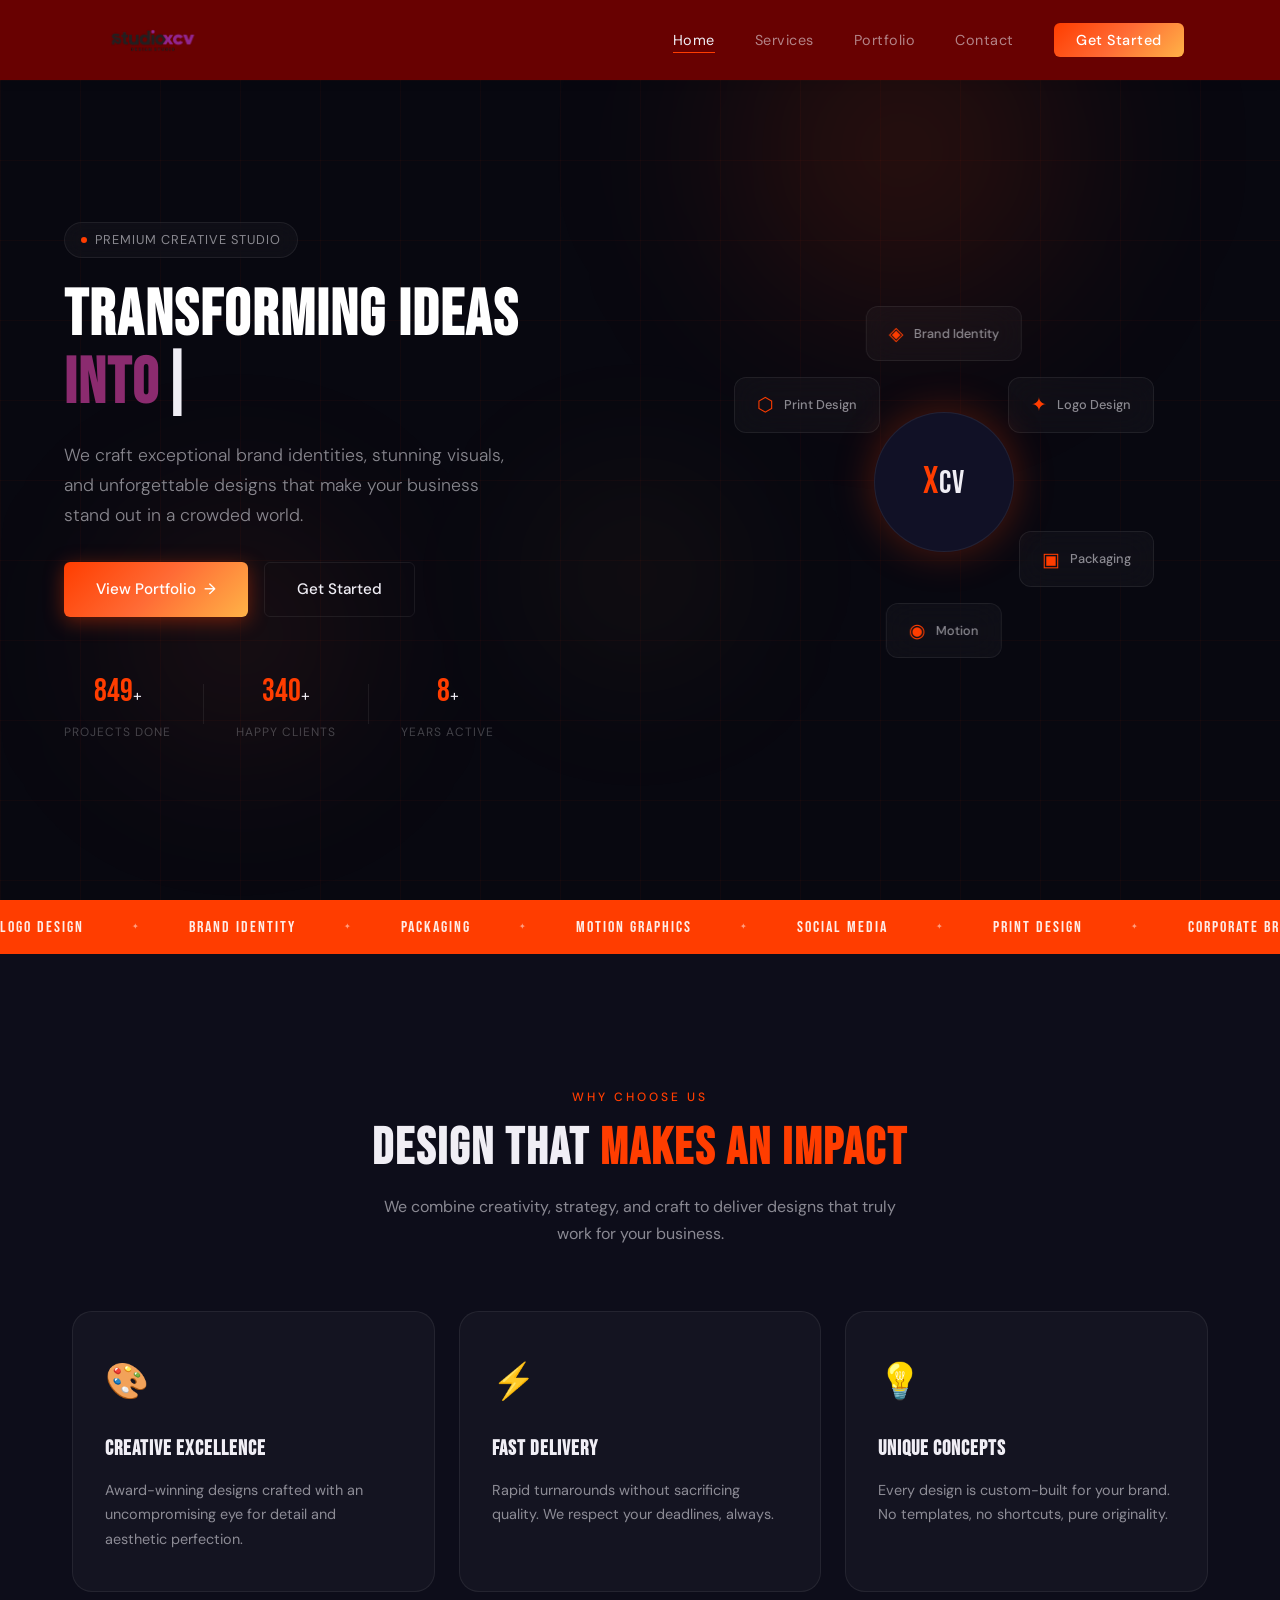
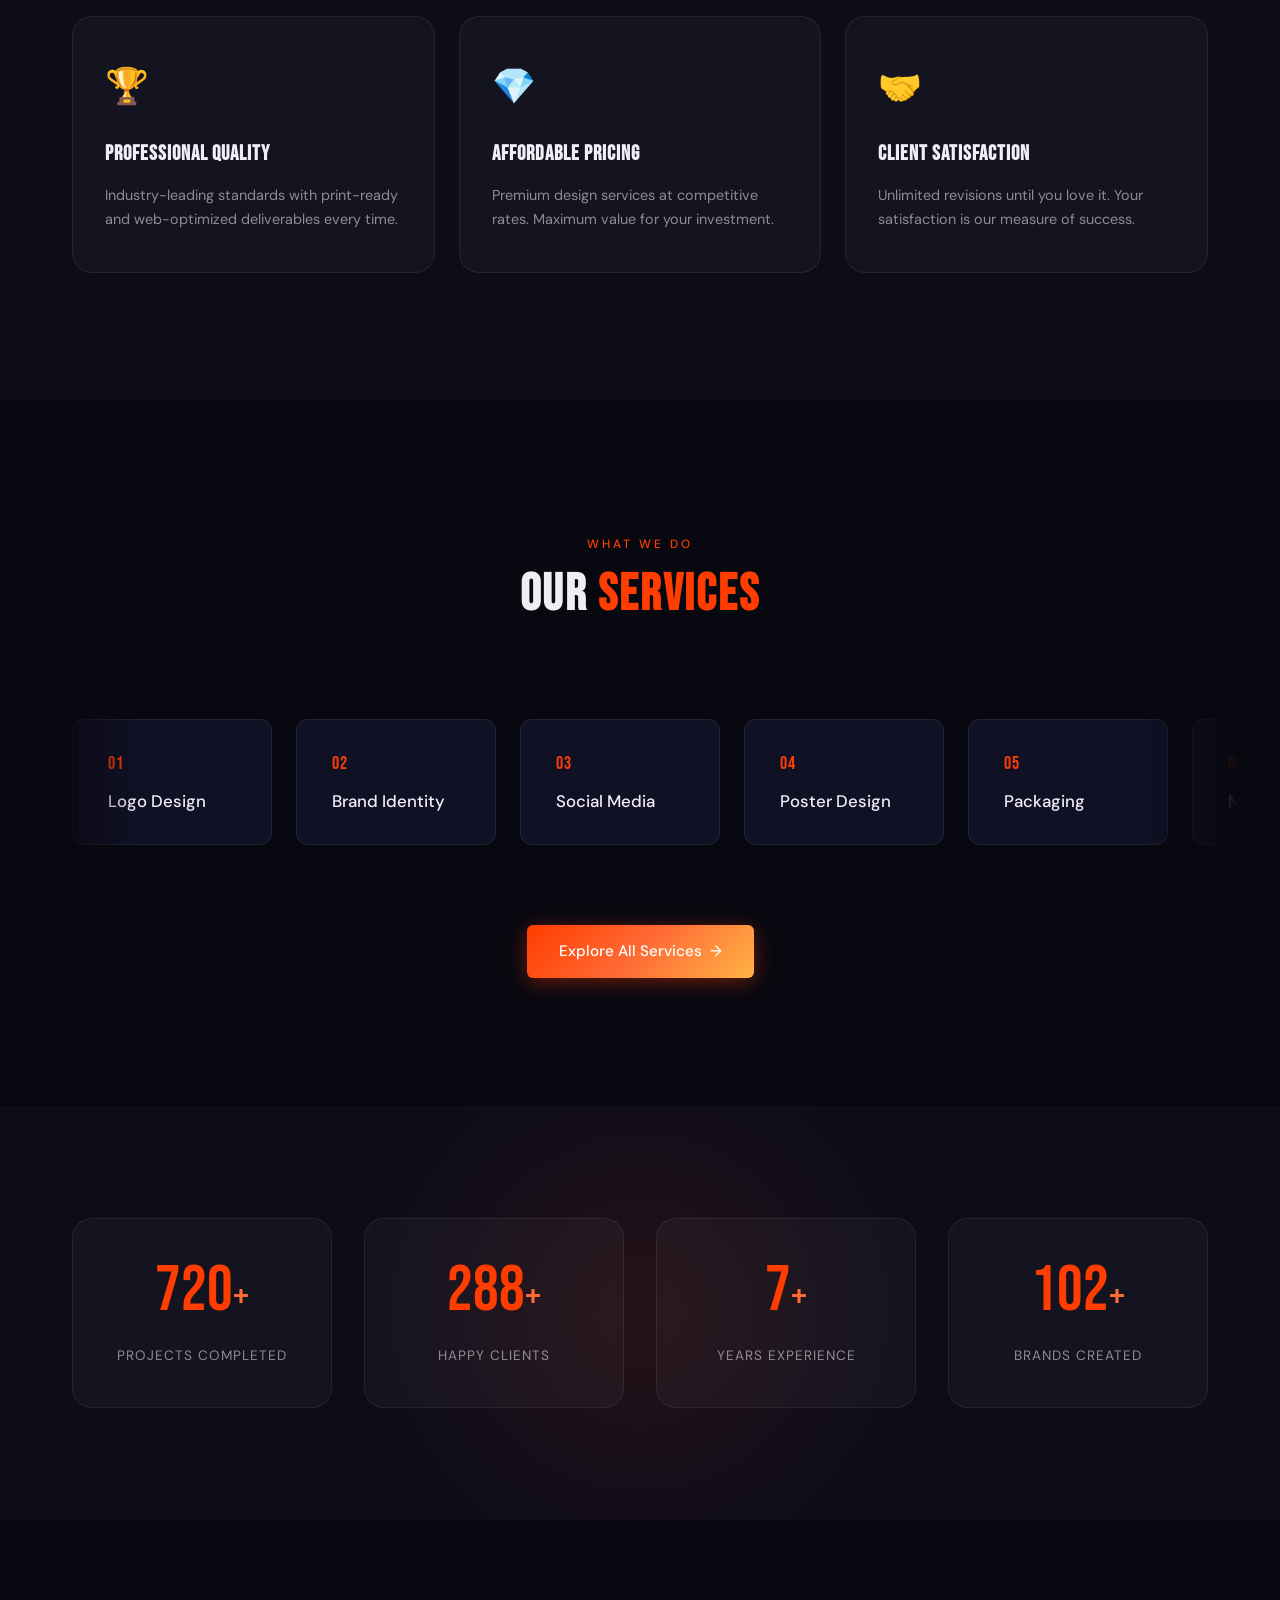
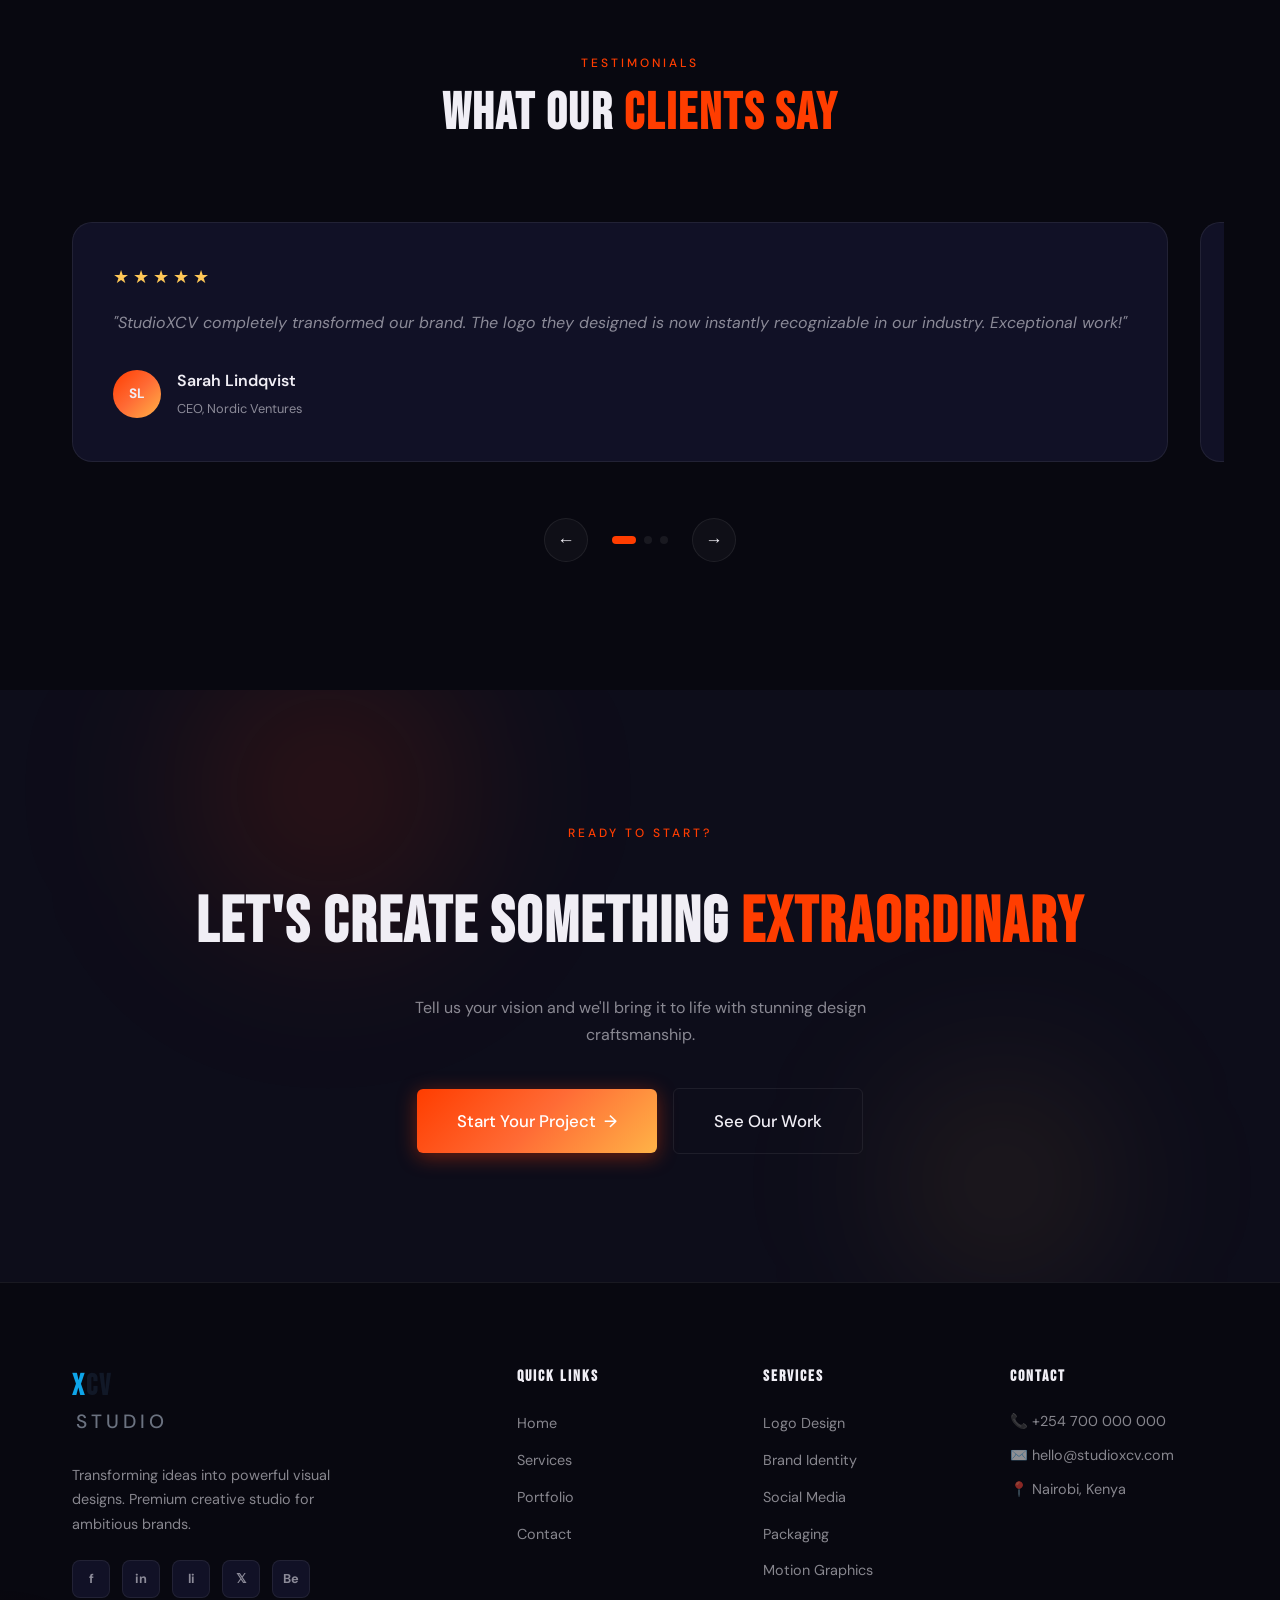
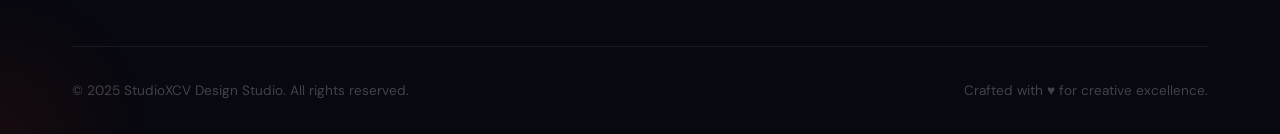
<file: index.html>
<!DOCTYPE html>
<html lang="en">
<head>
  <meta charset="UTF-8" />
  <meta name="viewport" content="width=device-width, initial-scale=1.0" />
  <meta name="description" content="StudioXCV Design Studio – Premium Graphic Design, Branding & Creative Agency. Transforming ideas into powerful visual designs." />
  <meta name="keywords" content="graphic design, logo design, branding, creative agency, social media design, packaging design" />
  <meta property="og:title" content="StudioXCV Design Studio | Creative Branding Agency" />
  <meta property="og:description" content="Transforming ideas into powerful visual designs. Premium graphic design studio." />
  <meta property="og:type" content="website" />
  <title>StudioXCV Design Studio | Creative Branding Agency</title>
  <link rel="preconnect" href="https://fonts.googleapis.com" />
  <link rel="preconnect" href="https://fonts.gstatic.com" crossorigin />
  <link href="https://fonts.googleapis.com/css2?family=Bebas+Neue&family=DM+Sans:ital,wght@0,300;0,400;0,500;0,700;1,300&family=Playfair+Display:wght@700;900&display=swap" rel="stylesheet" />
  <link rel="stylesheet" href="css/style.css" />
</head>
<body>

  <!-- NAV -->
  <nav class="navbar" id="navbar">
    <div class="nav-container">

        <a href="index.html" class="nav-logo">
            <img src="imgs/logo-Photoroom.png" alt="" class="logo-img">
        </a>
      <ul class="nav-links" id="navLinks">
        <li><a href="index.html" class="active">Home</a></li>
        <li><a href="services.html">Services</a></li>
        <li><a href="portfolio.html">Portfolio</a></li>
        <li><a href="contact.html">Contact</a></li>
        <li><a href="contact.html" class="nav-cta">Get Started</a></li>
      </ul>
      <button class="hamburger" id="hamburger" aria-label="Toggle menu">
        <span></span><span></span><span></span>
      </button>
    </div>
  </nav>

  <!-- HERO -->
  <section class="hero" id="home">
    <div class="hero-bg">
      <div class="hero-grid"></div>
      <div class="hero-orb orb-1"></div>
      <div class="hero-orb orb-2"></div>
      <div class="hero-orb orb-3"></div>
    </div>
    <div class="hero-content">
      <div class="hero-badge reveal">
        <span class="badge-dot"></span> Premium Creative Studio
      </div>
      <h1 class="hero-title reveal">
    <span id="typing-text"></span>
</h1>
      <p class="hero-desc reveal">We craft exceptional brand identities, stunning visuals, and unforgettable designs that make your business stand out in a crowded world.</p>
      <div class="hero-cta reveal">
        <a href="portfolio.html" class="btn btn-primary">View Portfolio <span class="btn-arrow">→</span></a>
        <a href="contact.html" class="btn btn-ghost">Get Started</a>
      </div>
      <div class="hero-stats reveal">
        <div class="stat"><span class="stat-num" data-target="850">0</span>+<p>Projects Done</p></div>
        <div class="stat-div"></div>
        <div class="stat"><span class="stat-num" data-target="340">0</span>+<p>Happy Clients</p></div>
        <div class="stat-div"></div>
        <div class="stat"><span class="stat-num" data-target="8">0</span>+<p>Years Active</p></div>
      </div>
    </div>
    <div class="hero-visual">
      <div class="design-showcase">
        <div class="showcase-card card-1 float-1">
          <div class="sc-inner">
            <div class="sc-icon">◈</div>
            <span>Brand Identity</span>
          </div>
        </div>
        <div class="showcase-card card-2 float-2">
          <div class="sc-inner">
            <div class="sc-icon">✦</div>
            <span>Logo Design</span>
          </div>
        </div>
        <div class="showcase-card card-3 float-3">
          <div class="sc-inner">
            <div class="sc-icon">▣</div>
            <span>Packaging</span>
          </div>
        </div>
        <div class="showcase-card card-4 float-1">
          <div class="sc-inner">
            <div class="sc-icon">◉</div>
            <span>Motion</span>
          </div>
        </div>
        <div class="showcase-card card-5 float-2">
          <div class="sc-inner">
            <div class="sc-icon">⬡</div>
            <span>Print Design</span>
          </div>
        </div>
        <div class="showcase-center">
          <div class="center-logo-ring">
            <span class="cl-x">X</span><span class="cl-cv">CV</span>
          </div>
        </div>
      </div>
    </div>
  </section>

  <!-- MARQUEE TICKER -->
  <div class="ticker-wrap">
    <div class="ticker">
      <span>Logo Design</span><span class="ticker-dot">✦</span>
      <span>Brand Identity</span><span class="ticker-dot">✦</span>
      <span>Packaging</span><span class="ticker-dot">✦</span>
      <span>Motion Graphics</span><span class="ticker-dot">✦</span>
      <span>Social Media</span><span class="ticker-dot">✦</span>
      <span>Print Design</span><span class="ticker-dot">✦</span>
      <span>Corporate Branding</span><span class="ticker-dot">✦</span>
      <span>Creative Consulting</span><span class="ticker-dot">✦</span>
      <span>Logo Design</span><span class="ticker-dot">✦</span>
      <span>Brand Identity</span><span class="ticker-dot">✦</span>
      <span>Packaging</span><span class="ticker-dot">✦</span>
      <span>Motion Graphics</span><span class="ticker-dot">✦</span>
      <span>Social Media</span><span class="ticker-dot">✦</span>
      <span>Print Design</span><span class="ticker-dot">✦</span>
      <span>Corporate Branding</span><span class="ticker-dot">✦</span>
      <span>Creative Consulting</span><span class="ticker-dot">✦</span>
    </div>
  </div>

  <!-- WHY CHOOSE US -->
  <section class="why-us" id="why">
    <div class="container">
      <div class="section-header reveal">
        <span class="section-tag">Why Choose Us</span>
        <h2 class="section-title">Design That <span class="accent">Makes an Impact</span></h2>
        <p class="section-sub">We combine creativity, strategy, and craft to deliver designs that truly work for your business.</p>
      </div>
      <div class="why-grid">
        <div class="why-card reveal">
          <div class="why-icon">🎨</div>
          <h3>Creative Excellence</h3>
          <p>Award-winning designs crafted with an uncompromising eye for detail and aesthetic perfection.</p>
        </div>
        <div class="why-card reveal">
          <div class="why-icon">⚡</div>
          <h3>Fast Delivery</h3>
          <p>Rapid turnarounds without sacrificing quality. We respect your deadlines, always.</p>
        </div>
        <div class="why-card reveal">
          <div class="why-icon">💡</div>
          <h3>Unique Concepts</h3>
          <p>Every design is custom-built for your brand. No templates, no shortcuts, pure originality.</p>
        </div>
        <div class="why-card reveal">
          <div class="why-icon">🏆</div>
          <h3>Professional Quality</h3>
          <p>Industry-leading standards with print-ready and web-optimized deliverables every time.</p>
        </div>
        <div class="why-card reveal">
          <div class="why-icon">💎</div>
          <h3>Affordable Pricing</h3>
          <p>Premium design services at competitive rates. Maximum value for your investment.</p>
        </div>
        <div class="why-card reveal">
          <div class="why-icon">🤝</div>
          <h3>Client Satisfaction</h3>
          <p>Unlimited revisions until you love it. Your satisfaction is our measure of success.</p>
        </div>
      </div>
    </div>
  </section>

  <!-- SERVICES PREVIEW -->
  <section class="services-preview">
    <div class="container">
      <div class="section-header reveal">
        <span class="section-tag">What We Do</span>
        <h2 class="section-title">Our <span class="accent">Services</span></h2>
      </div>
      <div class="services-scroll-wrap">
        <div class="services-scroll">
          <div class="srv-item"><span class="srv-num">01</span><h4>Logo Design</h4></div>
          <div class="srv-item"><span class="srv-num">02</span><h4>Brand Identity</h4></div>
          <div class="srv-item"><span class="srv-num">03</span><h4>Social Media</h4></div>
          <div class="srv-item"><span class="srv-num">04</span><h4>Poster Design</h4></div>
          <div class="srv-item"><span class="srv-num">05</span><h4>Packaging</h4></div>
          <div class="srv-item"><span class="srv-num">06</span><h4>Motion Graphics</h4></div>
          <div class="srv-item"><span class="srv-num">07</span><h4>Brochure Design</h4></div>
          <div class="srv-item"><span class="srv-num">08</span><h4>Corporate Branding</h4></div>
        </div>
      </div>
      <div class="srv-cta reveal">
        <a href="services.html" class="btn btn-primary">Explore All Services <span class="btn-arrow">→</span></a>
      </div>
    </div>
  </section>

  <!-- STATS COUNTER -->
  <section class="stats-section">
    <div class="stats-bg">
      <div class="stats-orb"></div>
    </div>
    <div class="container">
      <div class="stats-grid">
        <div class="stat-card reveal">
          <span class="big-num" data-target="850">0</span><span class="big-plus">+</span>
          <p>Projects Completed</p>
        </div>
        <div class="stat-card reveal">
          <span class="big-num" data-target="340">0</span><span class="big-plus">+</span>
          <p>Happy Clients</p>
        </div>
        <div class="stat-card reveal">
          <span class="big-num" data-target="8">0</span><span class="big-plus">+</span>
          <p>Years Experience</p>
        </div>
        <div class="stat-card reveal">
          <span class="big-num" data-target="120">0</span><span class="big-plus">+</span>
          <p>Brands Created</p>
        </div>
      </div>
    </div>
  </section>

  <!-- TESTIMONIALS -->
  <section class="testimonials">
    <div class="container">
      <div class="section-header reveal">
        <span class="section-tag">Testimonials</span>
        <h2 class="section-title">What Our <span class="accent">Clients Say</span></h2>
      </div>
      <div class="testi-slider" id="testiSlider">
        <div class="testi-track" id="testiTrack">
          <div class="testi-card">
            <div class="testi-stars">★★★★★</div>
            <p>"StudioXCV completely transformed our brand. The logo they designed is now instantly recognizable in our industry. Exceptional work!"</p>
            <div class="testi-author">
              <div class="author-avatar">SL</div>
              <div><strong>Sarah Lindqvist</strong><span>CEO, Nordic Ventures</span></div>
            </div>
          </div>
          <div class="testi-card">
            <div class="testi-stars">★★★★★</div>
            <p>"The branding package exceeded every expectation. Fast delivery, stunning results, and the team was incredibly professional throughout."</p>
            <div class="testi-author">
              <div class="author-avatar">MK</div>
              <div><strong>Mohammed Khalid</strong><span>Founder, KMS Group</span></div>
            </div>
          </div>
          <div class="testi-card">
            <div class="testi-stars">★★★★★</div>
            <p>"Our packaging redesign boosted sales by 40%. The StudioXCV team truly understands how design drives business results."</p>
            <div class="testi-author">
              <div class="author-avatar">AP</div>
              <div><strong>Amara Patel</strong><span>Marketing Director, FreshBrew</span></div>
            </div>
          </div>
          <div class="testi-card">
            <div class="testi-stars">★★★★★</div>
            <p>"Working with StudioXCV is a joy. They bring creative ideas we'd never have thought of, and execution is always flawless."</p>
            <div class="testi-author">
              <div class="author-avatar">JR</div>
              <div><strong>James Rodrigues</strong><span>Creative Lead, Zephyr Agency</span></div>
            </div>
          </div>
        </div>
      </div>
      <div class="testi-controls">
        <button class="testi-btn" id="testPrev">←</button>
        <div class="testi-dots" id="testiDots"></div>
        <button class="testi-btn" id="testNext">→</button>
      </div>
    </div>
  </section>

  <!-- CTA SECTION -->
  <section class="cta-section">
    <div class="cta-bg">
      <div class="cta-orb cta-orb-1"></div>
      <div class="cta-orb cta-orb-2"></div>
    </div>
    <div class="container">
      <div class="cta-content reveal">
        <span class="section-tag">Ready to Start?</span>
        <h2>Let's Create Something <span class="accent">Extraordinary</span></h2>
        <p>Tell us your vision and we'll bring it to life with stunning design craftsmanship.</p>
        <div class="cta-buttons">
          <a href="contact.html" class="btn btn-primary btn-lg">Start Your Project <span class="btn-arrow">→</span></a>
          <a href="portfolio.html" class="btn btn-ghost btn-lg">See Our Work</a>
        </div>
      </div>
    </div>
  </section>

  <!-- FOOTER -->
  <footer class="footer">
    <div class="container">
      <div class="footer-grid">
        <div class="footer-brand">
          <a href="index.html" class="nav-logo footer-logo">
            <span class="logo-x">X</span><span class="logo-cv">CV</span><span class="logo-studio">Studio</span>
          </a>
          <p>Transforming ideas into powerful visual designs. Premium creative studio for ambitious brands.</p>
          <div class="social-links">
            <a href="#" class="social-icon" aria-label="Facebook">f</a>
            <a href="#" class="social-icon" aria-label="Instagram">in</a>
            <a href="#" class="social-icon" aria-label="LinkedIn">li</a>
            <a href="#" class="social-icon" aria-label="X/Twitter">𝕏</a>
            <a href="#" class="social-icon" aria-label="Behance">Be</a>
          </div>
        </div>
        <div class="footer-col">
          <h4>Quick Links</h4>
          <ul>
            <li><a href="index.html">Home</a></li>
            <li><a href="services.html">Services</a></li>
            <li><a href="portfolio.html">Portfolio</a></li>
            <li><a href="contact.html">Contact</a></li>
          </ul>
        </div>
        <div class="footer-col">
          <h4>Services</h4>
          <ul>
            <li><a href="services.html">Logo Design</a></li>
            <li><a href="services.html">Brand Identity</a></li>
            <li><a href="services.html">Social Media</a></li>
            <li><a href="services.html">Packaging</a></li>
            <li><a href="services.html">Motion Graphics</a></li>
          </ul>
        </div>
        <div class="footer-col">
          <h4>Contact</h4>
          <ul class="footer-contact">
            <li>📞 +254 700 000 000</li>
            <li>✉️ hello@studioxcv.com</li>
            <li>📍 Nairobi, Kenya</li>
          </ul>
        </div>
      </div>
      <div class="footer-bottom">
        <p>© 2025 StudioXCV Design Studio. All rights reserved.</p>
        <p>Crafted with ♥ for creative excellence.</p>
      </div>
    </div>
  </footer>

  <script src="js/script.js"></script>
</body>
</html>
</file>
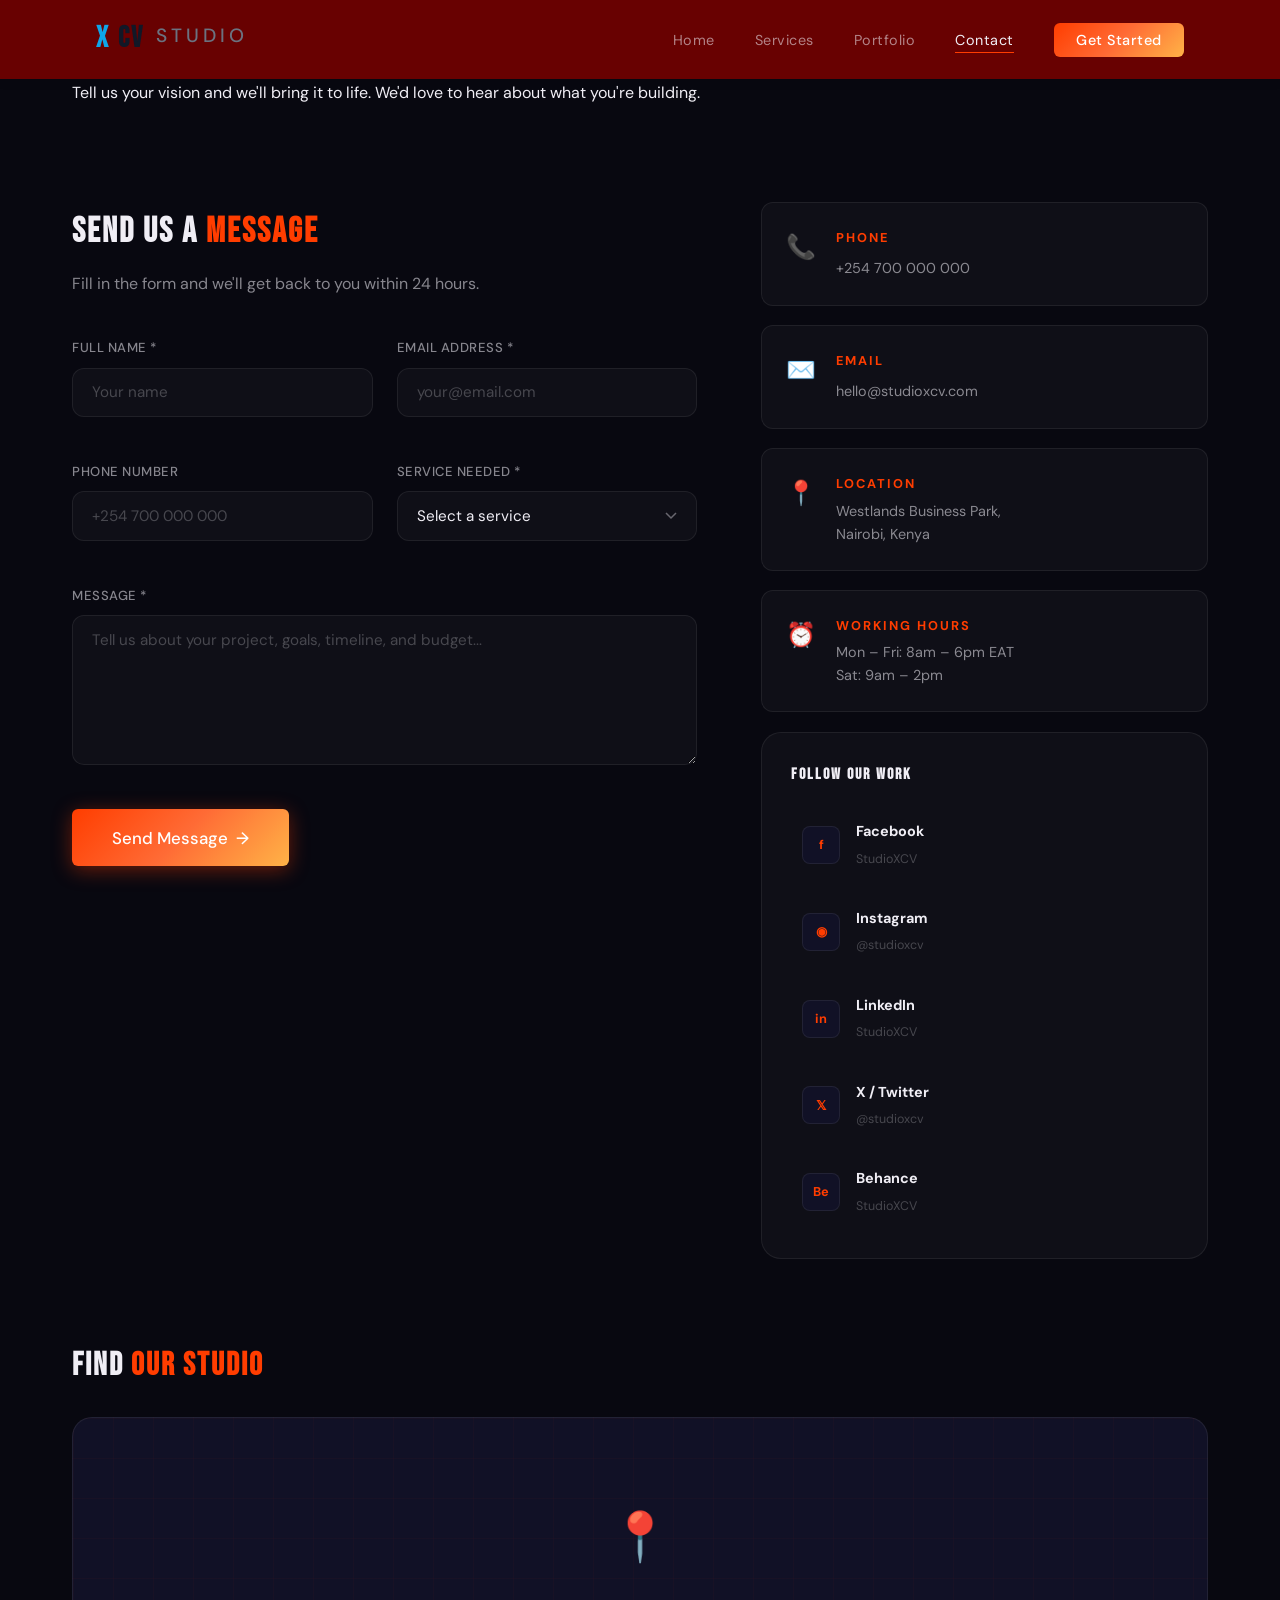
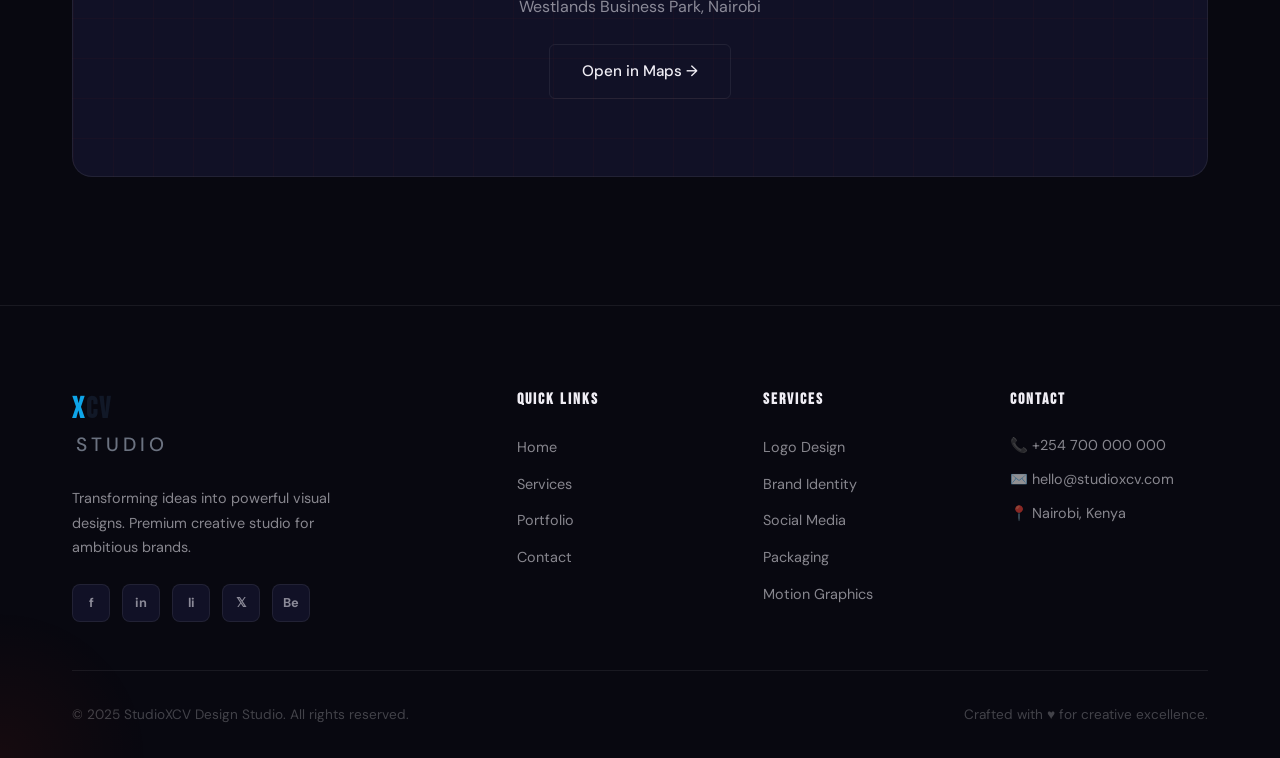
<file: contact.html>
<!DOCTYPE html>
<html lang="en">
<head>
  <meta charset="UTF-8" />
  <meta name="viewport" content="width=device-width, initial-scale=1.0" />
  <meta name="description" content="Contact StudioXCV Design Studio – Get a quote or discuss your design project with our team." />
  <title>Contact | StudioXCV Design Studio</title>
  <link rel="preconnect" href="https://fonts.googleapis.com" />
  <link rel="preconnect" href="https://fonts.gstatic.com" crossorigin />
  <link href="https://fonts.googleapis.com/css2?family=Bebas+Neue&family=DM+Sans:ital,wght@0,300;0,400;0,500;0,700;1,300&family=Playfair+Display:wght@700;900&display=swap" rel="stylesheet" />
  <link rel="stylesheet" href="css/style.css" />
  <link rel="stylesheet" href="css/contact.css" />
</head>
<body>

  <!-- NAV -->
  <nav class="navbar" id="navbar">
    <div class="nav-container">
      <a href="index.html" class="nav-logo">
        <span class="logo-x">X</span><span class="logo-cv">CV</span><span class="logo-studio">Studio</span>
      </a>
      <ul class="nav-links" id="navLinks">
        <li><a href="index.html">Home</a></li>
        <li><a href="services.html">Services</a></li>
        <li><a href="portfolio.html">Portfolio</a></li>
        <li><a href="contact.html" class="active">Contact</a></li>
        <li><a href="contact.html" class="nav-cta">Get Started</a></li>
      </ul>
      <button class="hamburger" id="hamburger" aria-label="Toggle menu">
        <span></span><span></span><span></span>
      </button>
    </div>
  </nav>

  <!-- CONTACT HERO -->
  <section class="page-hero contact-hero">
    <div class="ph-bg">
      <div class="ph-grid"></div>
      <div class="ph-orb ph-orb-1"></div>
      <div class="ph-orb ph-orb-2"></div>
    </div>
    <div class="container">
      <div class="ph-content">
        <span class="section-tag reveal">Let's Talk</span>
        <h1 class="ph-title reveal">Start Your <span class="accent">Project</span></h1>
        <p class="ph-sub reveal">Tell us your vision and we'll bring it to life. We'd love to hear about what you're building.</p>
      </div>
    </div>
  </section>

  <!-- CONTACT BODY -->
  <section class="contact-section">
    <div class="container">
      <div class="contact-grid">

        <!-- FORM -->
        <div class="contact-form-wrap reveal">
          <h2 class="form-title">Send Us a <span class="accent">Message</span></h2>
          <p class="form-sub">Fill in the form and we'll get back to you within 24 hours.</p>

          <form id="contactForm" class="contact-form" novalidate>
            <div class="form-row">
              <div class="form-group">
                <label for="fullName">Full Name *</label>
                <input type="text" id="fullName" name="fullName" placeholder="Your name" autocomplete="name" />
                <span class="form-error" id="nameErr"></span>
              </div>
              <div class="form-group">
                <label for="email">Email Address *</label>
                <input type="email" id="email" name="email" placeholder="your@email.com" autocomplete="email" />
                <span class="form-error" id="emailErr"></span>
              </div>
            </div>
            <div class="form-row">
              <div class="form-group">
                <label for="phone">Phone Number</label>
                <input type="tel" id="phone" name="phone" placeholder="+254 700 000 000" autocomplete="tel" />
              </div>
              <div class="form-group">
                <label for="service">Service Needed *</label>
                <select id="service" name="service">
                  <option value="">Select a service</option>
                  <option value="logo">Logo Design</option>
                  <option value="branding">Brand Identity</option>
                  <option value="social">Social Media Design</option>
                  <option value="poster">Poster Design</option>
                  <option value="packaging">Packaging Design</option>
                  <option value="flyer">Flyer Design</option>
                  <option value="brochure">Brochure Design</option>
                  <option value="cards">Business Cards</option>
                  <option value="banner">Banner Design</option>
                  <option value="motion">Motion Graphics</option>
                  <option value="corporate">Corporate Branding</option>
                  <option value="consulting">Creative Consulting</option>
                  <option value="other">Other / Multiple</option>
                </select>
                <span class="form-error" id="serviceErr"></span>
              </div>
            </div>
            <div class="form-group full">
              <label for="message">Message *</label>
              <textarea id="message" name="message" rows="6" placeholder="Tell us about your project, goals, timeline, and budget..."></textarea>
              <span class="form-error" id="msgErr"></span>
            </div>
            <button type="submit" class="btn btn-primary btn-lg form-submit">
              <span class="btn-text">Send Message</span>
              <span class="btn-arrow">→</span>
            </button>
          </form>

          <div class="form-success" id="formSuccess">
            <div class="success-icon">✓</div>
            <h3>Message Sent!</h3>
            <p>Thank you for reaching out. We'll get back to you within 24 hours.</p>
          </div>
        </div>

        <!-- CONTACT INFO -->
        <div class="contact-info reveal">
          <div class="info-card">
            <div class="info-icon">📞</div>
            <div>
              <h4>Phone</h4>
              <a href="tel:+254700000000">+254 700 000 000</a>
            </div>
          </div>
          <div class="info-card">
            <div class="info-icon">✉️</div>
            <div>
              <h4>Email</h4>
              <a href="mailto:hello@studioxcv.com">hello@studioxcv.com</a>
            </div>
          </div>
          <div class="info-card">
            <div class="info-icon">📍</div>
            <div>
              <h4>Location</h4>
              <p>Westlands Business Park,<br/>Nairobi, Kenya</p>
            </div>
          </div>
          <div class="info-card">
            <div class="info-icon">⏰</div>
            <div>
              <h4>Working Hours</h4>
              <p>Mon – Fri: 8am – 6pm EAT<br/>Sat: 9am – 2pm</p>
            </div>
          </div>

          <!-- SOCIAL -->
          <div class="contact-social">
            <h4>Follow Our Work</h4>
            <div class="social-list">
              <a href="#" class="social-item">
                <span class="soc-icon">f</span>
                <div><strong>Facebook</strong><small>StudioXCV</small></div>
              </a>
              <a href="#" class="social-item">
                <span class="soc-icon">◉</span>
                <div><strong>Instagram</strong><small>@studioxcv</small></div>
              </a>
              <a href="#" class="social-item">
                <span class="soc-icon">in</span>
                <div><strong>LinkedIn</strong><small>StudioXCV</small></div>
              </a>
              <a href="#" class="social-item">
                <span class="soc-icon">𝕏</span>
                <div><strong>X / Twitter</strong><small>@studioxcv</small></div>
              </a>
              <a href="#" class="social-item">
                <span class="soc-icon">Be</span>
                <div><strong>Behance</strong><small>StudioXCV</small></div>
              </a>
            </div>
          </div>
        </div>

      </div>

      <!-- MAP PLACEHOLDER -->
      <div class="map-section reveal">
        <h3 class="map-title">Find <span class="accent">Our Studio</span></h3>
        <div class="map-placeholder">
          <div class="map-inner">
            <div class="map-pin">📍</div>
            <p>Westlands Business Park, Nairobi</p>
            <a href="https://maps.google.com/?q=Westlands+Nairobi" target="_blank" rel="noopener" class="btn btn-ghost">Open in Maps →</a>
          </div>
          <!-- In production replace with actual Google Maps iframe embed -->
        </div>
      </div>

    </div>
  </section>

  <!-- FOOTER -->
  <footer class="footer">
    <div class="container">
      <div class="footer-grid">
        <div class="footer-brand">
          <a href="index.html" class="nav-logo footer-logo">
            <span class="logo-x">X</span><span class="logo-cv">CV</span><span class="logo-studio">Studio</span>
          </a>
          <p>Transforming ideas into powerful visual designs. Premium creative studio for ambitious brands.</p>
          <div class="social-links">
            <a href="#" class="social-icon" aria-label="Facebook">f</a>
            <a href="#" class="social-icon" aria-label="Instagram">in</a>
            <a href="#" class="social-icon" aria-label="LinkedIn">li</a>
            <a href="#" class="social-icon" aria-label="X/Twitter">𝕏</a>
            <a href="#" class="social-icon" aria-label="Behance">Be</a>
          </div>
        </div>
        <div class="footer-col">
          <h4>Quick Links</h4>
          <ul>
            <li><a href="index.html">Home</a></li>
            <li><a href="services.html">Services</a></li>
            <li><a href="portfolio.html">Portfolio</a></li>
            <li><a href="contact.html">Contact</a></li>
          </ul>
        </div>
        <div class="footer-col">
          <h4>Services</h4>
          <ul>
            <li><a href="services.html">Logo Design</a></li>
            <li><a href="services.html">Brand Identity</a></li>
            <li><a href="services.html">Social Media</a></li>
            <li><a href="services.html">Packaging</a></li>
            <li><a href="services.html">Motion Graphics</a></li>
          </ul>
        </div>
        <div class="footer-col">
          <h4>Contact</h4>
          <ul class="footer-contact">
            <li>📞 +254 700 000 000</li>
            <li>✉️ hello@studioxcv.com</li>
            <li>📍 Nairobi, Kenya</li>
          </ul>
        </div>
      </div>
      <div class="footer-bottom">
        <p>© 2025 StudioXCV Design Studio. All rights reserved.</p>
        <p>Crafted with ♥ for creative excellence.</p>
      </div>
    </div>
  </footer>

  <script src="js/script.js"></script>
  <script src="js/contact.js"></script>
</body>
</html>
</file>
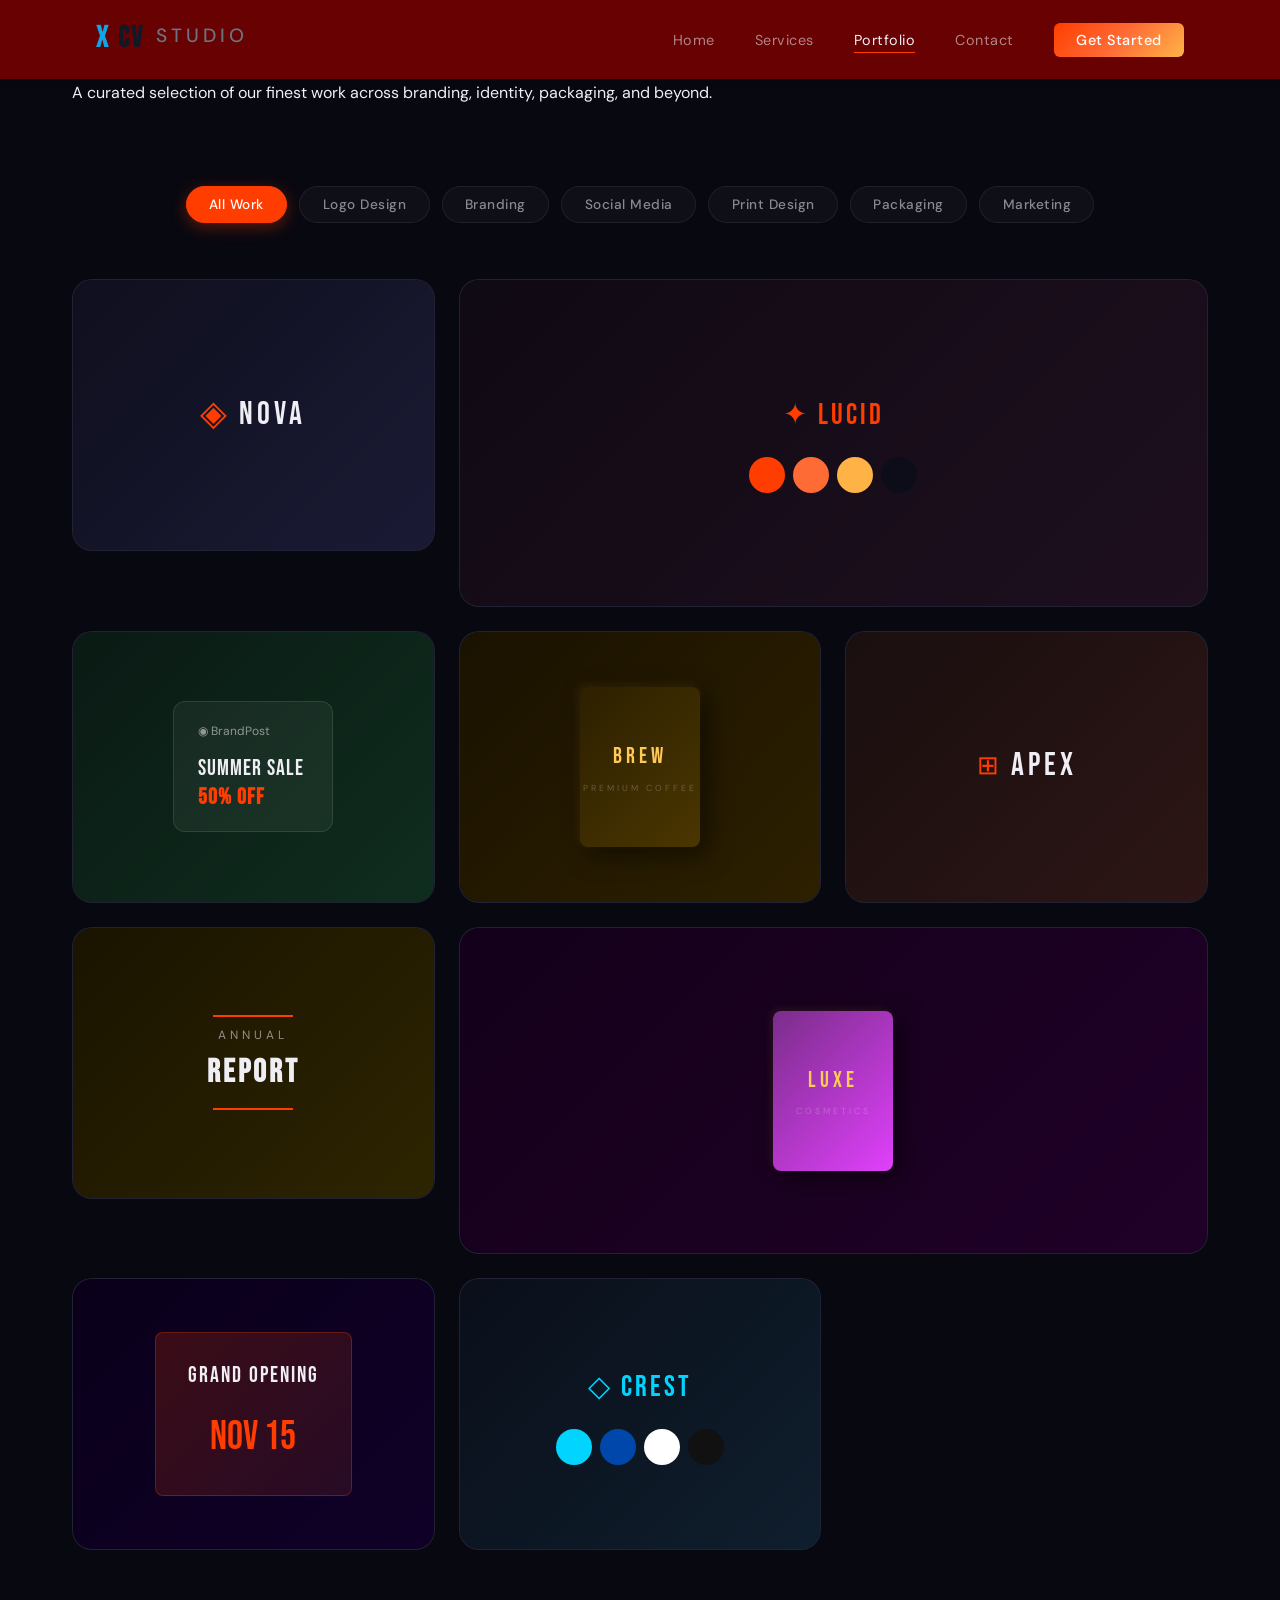
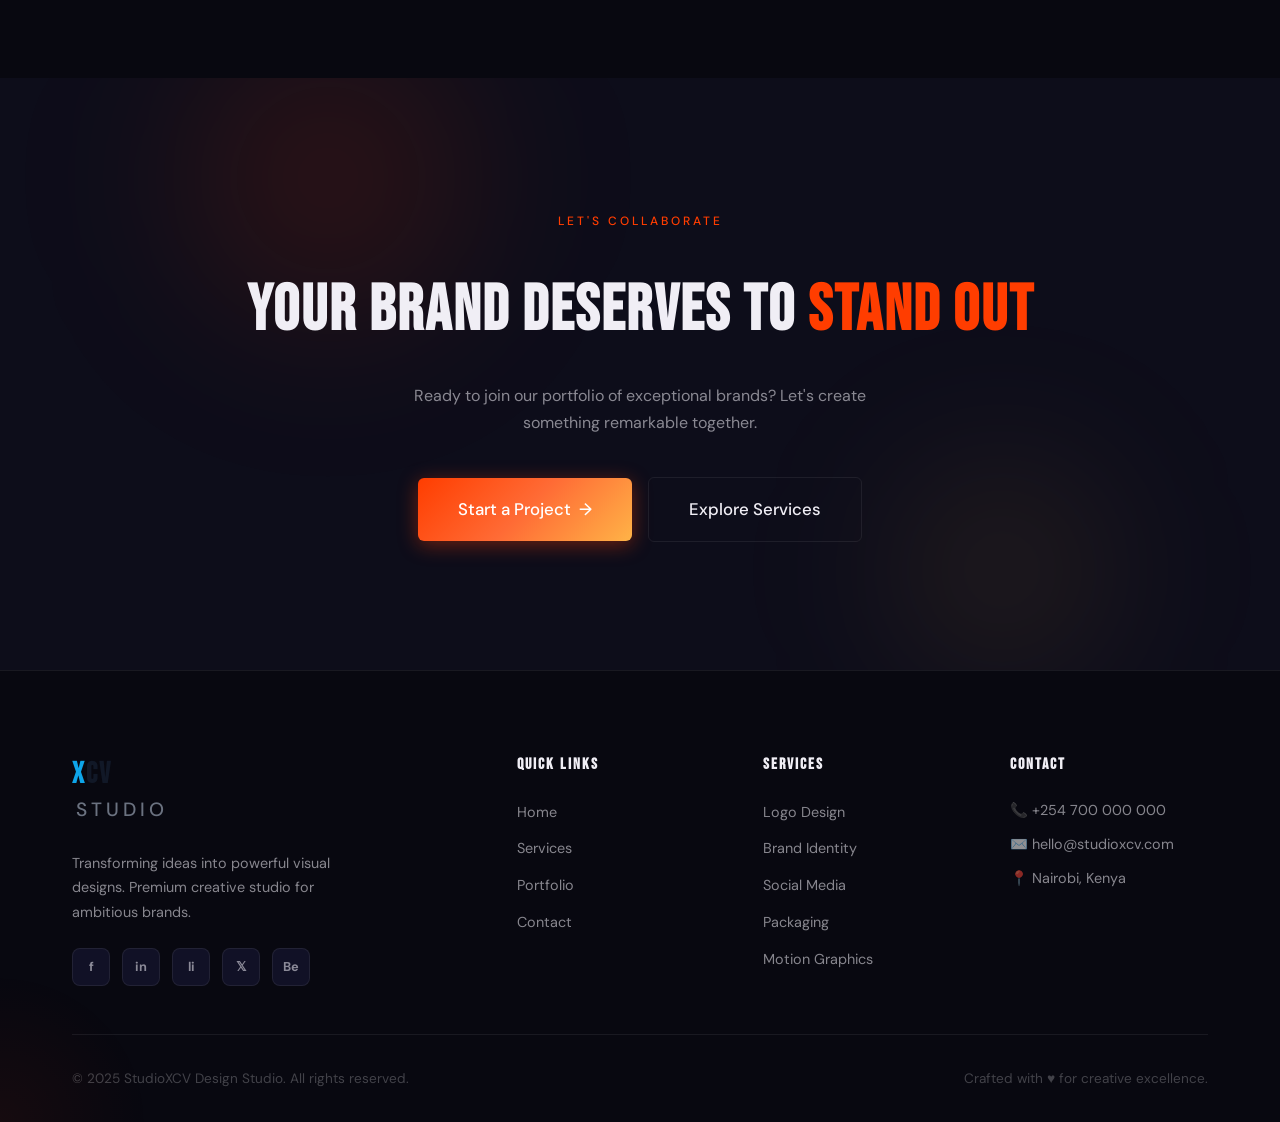
<file: portfolio.html>
<!DOCTYPE html>
<html lang="en">
<head>
  <meta charset="UTF-8" />
  <meta name="viewport" content="width=device-width, initial-scale=1.0" />
  <meta name="description" content="StudioXCV Portfolio – Browse our logo design, branding, packaging, and social media design work." />
  <title>Portfolio | StudioXCV Design Studio</title>
  <link rel="preconnect" href="https://fonts.googleapis.com" />
  <link rel="preconnect" href="https://fonts.gstatic.com" crossorigin />
  <link href="https://fonts.googleapis.com/css2?family=Bebas+Neue&family=DM+Sans:ital,wght@0,300;0,400;0,500;0,700;1,300&family=Playfair+Display:wght@700;900&display=swap" rel="stylesheet" />
  <link rel="stylesheet" href="css/style.css" />
  <link rel="stylesheet" href="css/portfolio.css" />
</head>
<body>

  <!-- NAV -->
  <nav class="navbar" id="navbar">
    <div class="nav-container">
      <a href="index.html" class="nav-logo">
        <span class="logo-x">X</span><span class="logo-cv">CV</span><span class="logo-studio">Studio</span>
      </a>
      <ul class="nav-links" id="navLinks">
        <li><a href="index.html">Home</a></li>
        <li><a href="services.html">Services</a></li>
        <li><a href="portfolio.html" class="active">Portfolio</a></li>
        <li><a href="contact.html">Contact</a></li>
        <li><a href="contact.html" class="nav-cta">Get Started</a></li>
      </ul>
      <button class="hamburger" id="hamburger" aria-label="Toggle menu">
        <span></span><span></span><span></span>
      </button>
    </div>
  </nav>

  <!-- PORTFOLIO HERO -->
  <section class="page-hero portfolio-hero">
    <div class="ph-bg">
      <div class="ph-grid"></div>
      <div class="ph-orb ph-orb-1"></div>
      <div class="ph-orb ph-orb-2"></div>
    </div>
    <div class="container">
      <div class="ph-content">
        <span class="section-tag reveal">Our Work</span>
        <h1 class="ph-title reveal">Creative <span class="accent">Portfolio</span></h1>
        <p class="ph-sub reveal">A curated selection of our finest work across branding, identity, packaging, and beyond.</p>
      </div>
    </div>
  </section>

  <!-- PORTFOLIO FILTER -->
  <section class="portfolio-section">
    <div class="container">
      <div class="filter-bar reveal">
        <button class="filter-btn active" data-filter="all">All Work</button>
        <button class="filter-btn" data-filter="logo">Logo Design</button>
        <button class="filter-btn" data-filter="branding">Branding</button>
        <button class="filter-btn" data-filter="social">Social Media</button>
        <button class="filter-btn" data-filter="print">Print Design</button>
        <button class="filter-btn" data-filter="packaging">Packaging</button>
        <button class="filter-btn" data-filter="marketing">Marketing</button>
      </div>

      <!-- PORTFOLIO GRID -->
      <div class="portfolio-grid" id="portfolioGrid">

        <div class="port-item" data-category="logo">
          <div class="port-card">
            <div class="port-thumb logo-thumb-1">
              <div class="port-mock">
                <div class="mock-logo">◈<span>NOVA</span></div>
              </div>
            </div>
            <div class="port-overlay">
              <span class="port-cat">Logo Design</span>
              <h4>Nova Tech — Brand Mark</h4>
              <button class="port-view" onclick="openLightbox(0)">View Project</button>
            </div>
          </div>
        </div>

        <div class="port-item port-featured" data-category="branding">
          <div class="port-card">
            <div class="port-thumb branding-thumb-1">
              <div class="port-mock">
                <div class="mock-brand">
                  <div class="mb-logo">✦ LUCID</div>
                  <div class="mb-colors">
                    <span style="background:#FF3D00"></span>
                    <span style="background:#FF6B35"></span>
                    <span style="background:#FFB347"></span>
                    <span style="background:#0d0d1a"></span>
                  </div>
                </div>
              </div>
            </div>
            <div class="port-overlay">
              <span class="port-cat">Brand Identity</span>
              <h4>Lucid Studio — Full Brand System</h4>
              <button class="port-view" onclick="openLightbox(1)">View Project</button>
            </div>
          </div>
        </div>

        <div class="port-item" data-category="social">
          <div class="port-card">
            <div class="port-thumb social-thumb-1">
              <div class="port-mock social-mock">
                <div class="sm-post">
                  <div class="sm-header">◉ BrandPost</div>
                  <div class="sm-body">Summer Sale<br/><b>50% OFF</b></div>
                </div>
              </div>
            </div>
            <div class="port-overlay">
              <span class="port-cat">Social Media</span>
              <h4>BrandPost — Campaign Set</h4>
              <button class="port-view" onclick="openLightbox(2)">View Project</button>
            </div>
          </div>
        </div>

        <div class="port-item" data-category="packaging">
          <div class="port-card">
            <div class="port-thumb packaging-thumb-1">
              <div class="port-mock">
                <div class="mock-pkg">
                  <div class="pkg-box">
                    <span>BREW</span>
                    <small>PREMIUM COFFEE</small>
                  </div>
                </div>
              </div>
            </div>
            <div class="port-overlay">
              <span class="port-cat">Packaging</span>
              <h4>FreshBrew — Product Packaging</h4>
              <button class="port-view" onclick="openLightbox(3)">View Project</button>
            </div>
          </div>
        </div>

        <div class="port-item" data-category="logo">
          <div class="port-card">
            <div class="port-thumb logo-thumb-2">
              <div class="port-mock">
                <div class="mock-logo" style="font-size:1.6rem;">⊞<span>APEX</span></div>
              </div>
            </div>
            <div class="port-overlay">
              <span class="port-cat">Logo Design</span>
              <h4>Apex Ventures — Wordmark</h4>
              <button class="port-view" onclick="openLightbox(4)">View Project</button>
            </div>
          </div>
        </div>

        <div class="port-item" data-category="print">
          <div class="port-card">
            <div class="port-thumb print-thumb-1">
              <div class="port-mock">
                <div class="mock-poster">
                  <div class="mp-line"></div>
                  <span>ANNUAL</span>
                  <b>REPORT</b>
                  <div class="mp-line"></div>
                </div>
              </div>
            </div>
            <div class="port-overlay">
              <span class="port-cat">Print Design</span>
              <h4>Meridian Corp — Annual Report</h4>
              <button class="port-view" onclick="openLightbox(5)">View Project</button>
            </div>
          </div>
        </div>

        <div class="port-item port-featured" data-category="packaging">
          <div class="port-card">
            <div class="port-thumb packaging-thumb-2">
              <div class="port-mock">
                <div class="mock-pkg">
                  <div class="pkg-box" style="background:linear-gradient(135deg,#7B2D8B,#E040FB); border-radius:8px;">
                    <span>LUXE</span>
                    <small>COSMETICS</small>
                  </div>
                </div>
              </div>
            </div>
            <div class="port-overlay">
              <span class="port-cat">Packaging</span>
              <h4>Luxe Beauty — Premium Packaging Line</h4>
              <button class="port-view" onclick="openLightbox(6)">View Project</button>
            </div>
          </div>
        </div>

        <div class="port-item" data-category="marketing">
          <div class="port-card">
            <div class="port-thumb marketing-thumb-1">
              <div class="port-mock">
                <div class="mock-flyer">
                  <div class="mf-header">GRAND OPENING</div>
                  <div class="mf-date">NOV 15</div>
                </div>
              </div>
            </div>
            <div class="port-overlay">
              <span class="port-cat">Marketing Materials</span>
              <h4>Zephyr Agency — Launch Campaign</h4>
              <button class="port-view" onclick="openLightbox(7)">View Project</button>
            </div>
          </div>
        </div>

        <div class="port-item" data-category="branding">
          <div class="port-card">
            <div class="port-thumb branding-thumb-2">
              <div class="port-mock">
                <div class="mock-brand">
                  <div class="mb-logo" style="color:#00D4FF;">◇ CREST</div>
                  <div class="mb-colors">
                    <span style="background:#00D4FF"></span>
                    <span style="background:#0047AB"></span>
                    <span style="background:#fff"></span>
                    <span style="background:#111"></span>
                  </div>
                </div>
              </div>
            </div>
            <div class="port-overlay">
              <span class="port-cat">Branding</span>
              <h4>Crest Finance — Corporate Identity</h4>
              <button class="port-view" onclick="openLightbox(8)">View Project</button>
            </div>
          </div>
        </div>

      </div>
    </div>
  </section>

  <!-- LIGHTBOX -->
  <div class="lightbox" id="lightbox">
    <div class="lightbox-overlay" onclick="closeLightbox()"></div>
    <div class="lightbox-content">
      <button class="lb-close" onclick="closeLightbox()">✕</button>
      <button class="lb-prev" id="lbPrev">←</button>
      <button class="lb-next" id="lbNext">→</button>
      <div class="lb-body" id="lbBody">
        <!-- dynamically populated -->
      </div>
    </div>
  </div>

  <!-- CTA -->
  <section class="cta-section">
    <div class="cta-bg">
      <div class="cta-orb cta-orb-1"></div>
      <div class="cta-orb cta-orb-2"></div>
    </div>
    <div class="container">
      <div class="cta-content reveal">
        <span class="section-tag">Let's Collaborate</span>
        <h2>Your Brand Deserves to <span class="accent">Stand Out</span></h2>
        <p>Ready to join our portfolio of exceptional brands? Let's create something remarkable together.</p>
        <div class="cta-buttons">
          <a href="contact.html" class="btn btn-primary btn-lg">Start a Project <span class="btn-arrow">→</span></a>
          <a href="services.html" class="btn btn-ghost btn-lg">Explore Services</a>
        </div>
      </div>
    </div>
  </section>

  <!-- FOOTER -->
  <footer class="footer">
    <div class="container">
      <div class="footer-grid">
        <div class="footer-brand">
          <a href="index.html" class="nav-logo footer-logo">
            <span class="logo-x">X</span><span class="logo-cv">CV</span><span class="logo-studio">Studio</span>
          </a>
          <p>Transforming ideas into powerful visual designs. Premium creative studio for ambitious brands.</p>
          <div class="social-links">
            <a href="#" class="social-icon" aria-label="Facebook">f</a>
            <a href="#" class="social-icon" aria-label="Instagram">in</a>
            <a href="#" class="social-icon" aria-label="LinkedIn">li</a>
            <a href="#" class="social-icon" aria-label="X/Twitter">𝕏</a>
            <a href="#" class="social-icon" aria-label="Behance">Be</a>
          </div>
        </div>
        <div class="footer-col">
          <h4>Quick Links</h4>
          <ul>
            <li><a href="index.html">Home</a></li>
            <li><a href="services.html">Services</a></li>
            <li><a href="portfolio.html">Portfolio</a></li>
            <li><a href="contact.html">Contact</a></li>
          </ul>
        </div>
        <div class="footer-col">
          <h4>Services</h4>
          <ul>
            <li><a href="services.html">Logo Design</a></li>
            <li><a href="services.html">Brand Identity</a></li>
            <li><a href="services.html">Social Media</a></li>
            <li><a href="services.html">Packaging</a></li>
            <li><a href="services.html">Motion Graphics</a></li>
          </ul>
        </div>
        <div class="footer-col">
          <h4>Contact</h4>
          <ul class="footer-contact">
            <li>📞 +254 700 000 000</li>
            <li>✉️ hello@studioxcv.com</li>
            <li>📍 Nairobi, Kenya</li>
          </ul>
        </div>
      </div>
      <div class="footer-bottom">
        <p>© 2025 StudioXCV Design Studio. All rights reserved.</p>
        <p>Crafted with ♥ for creative excellence.</p>
      </div>
    </div>
  </footer>

  <script src="js/script.js"></script>
  <script src="js/portfolio.js"></script>
</body>
</html>
</file>
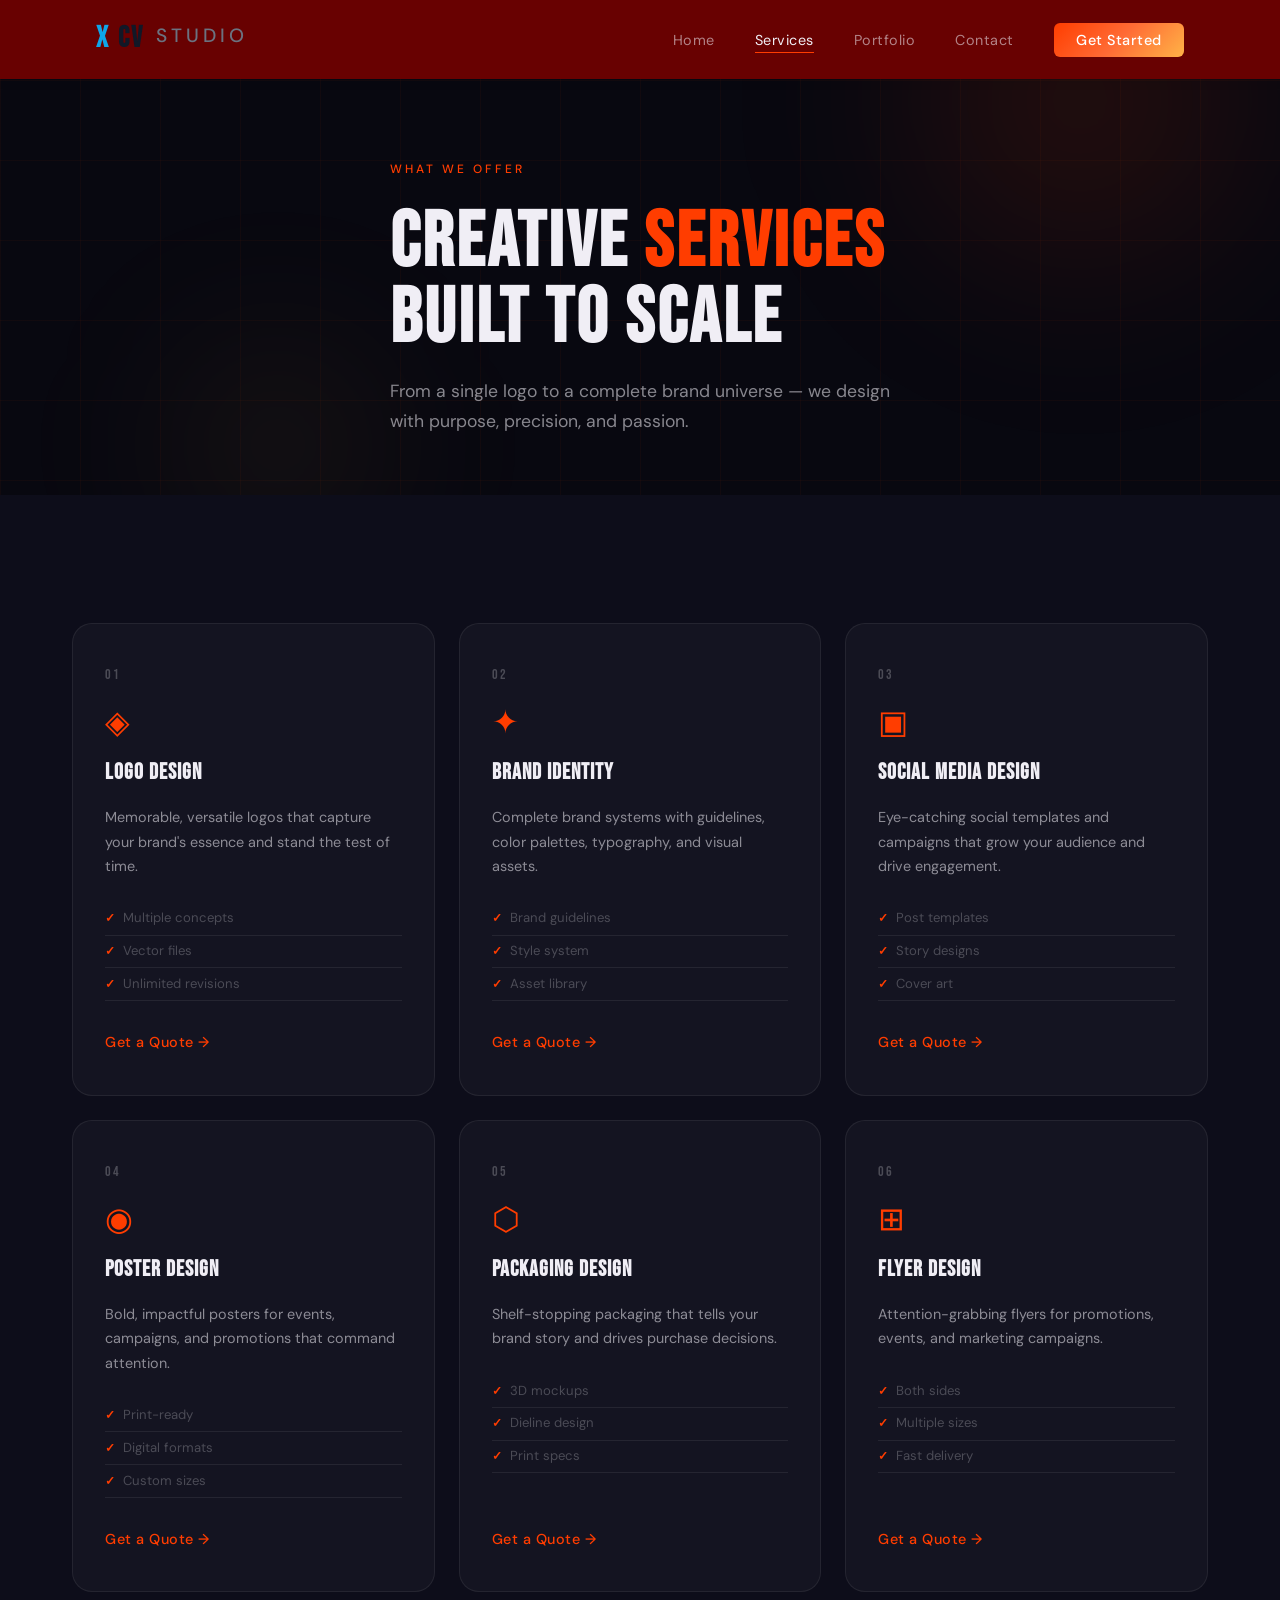
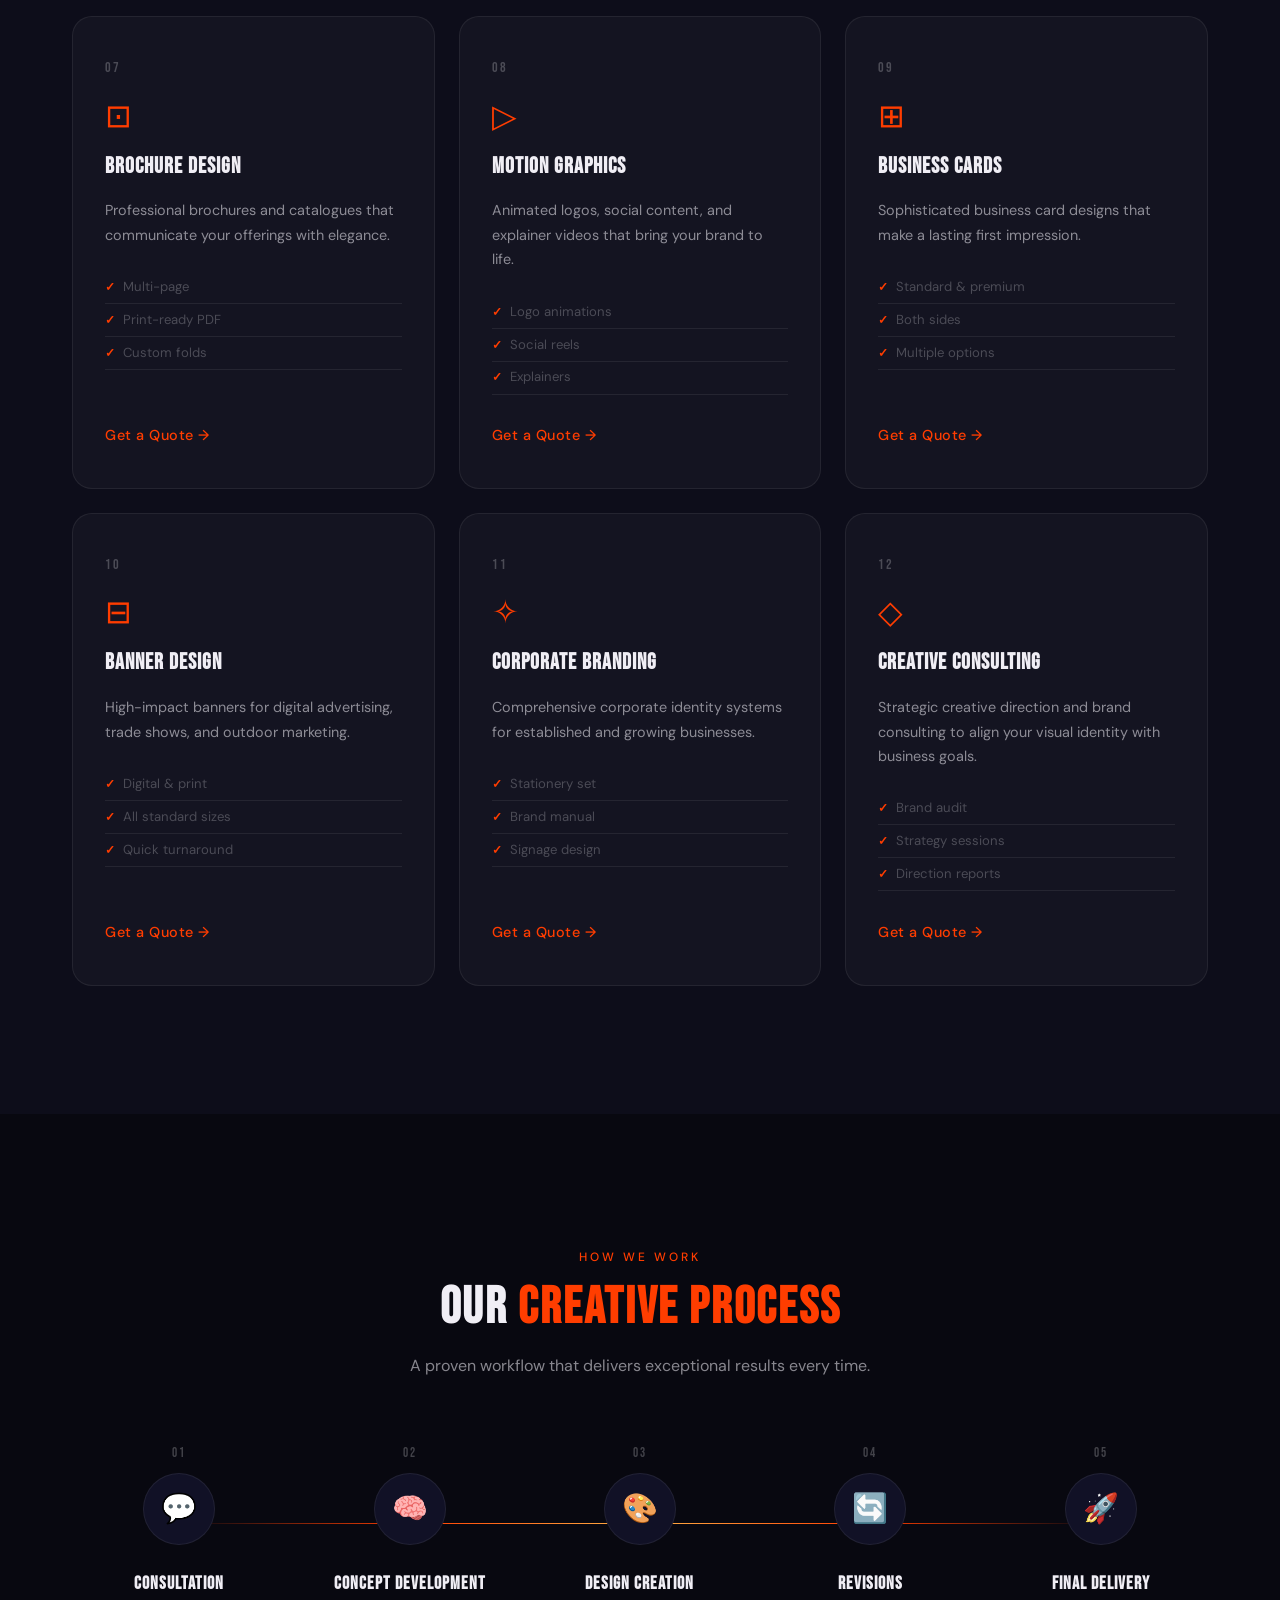
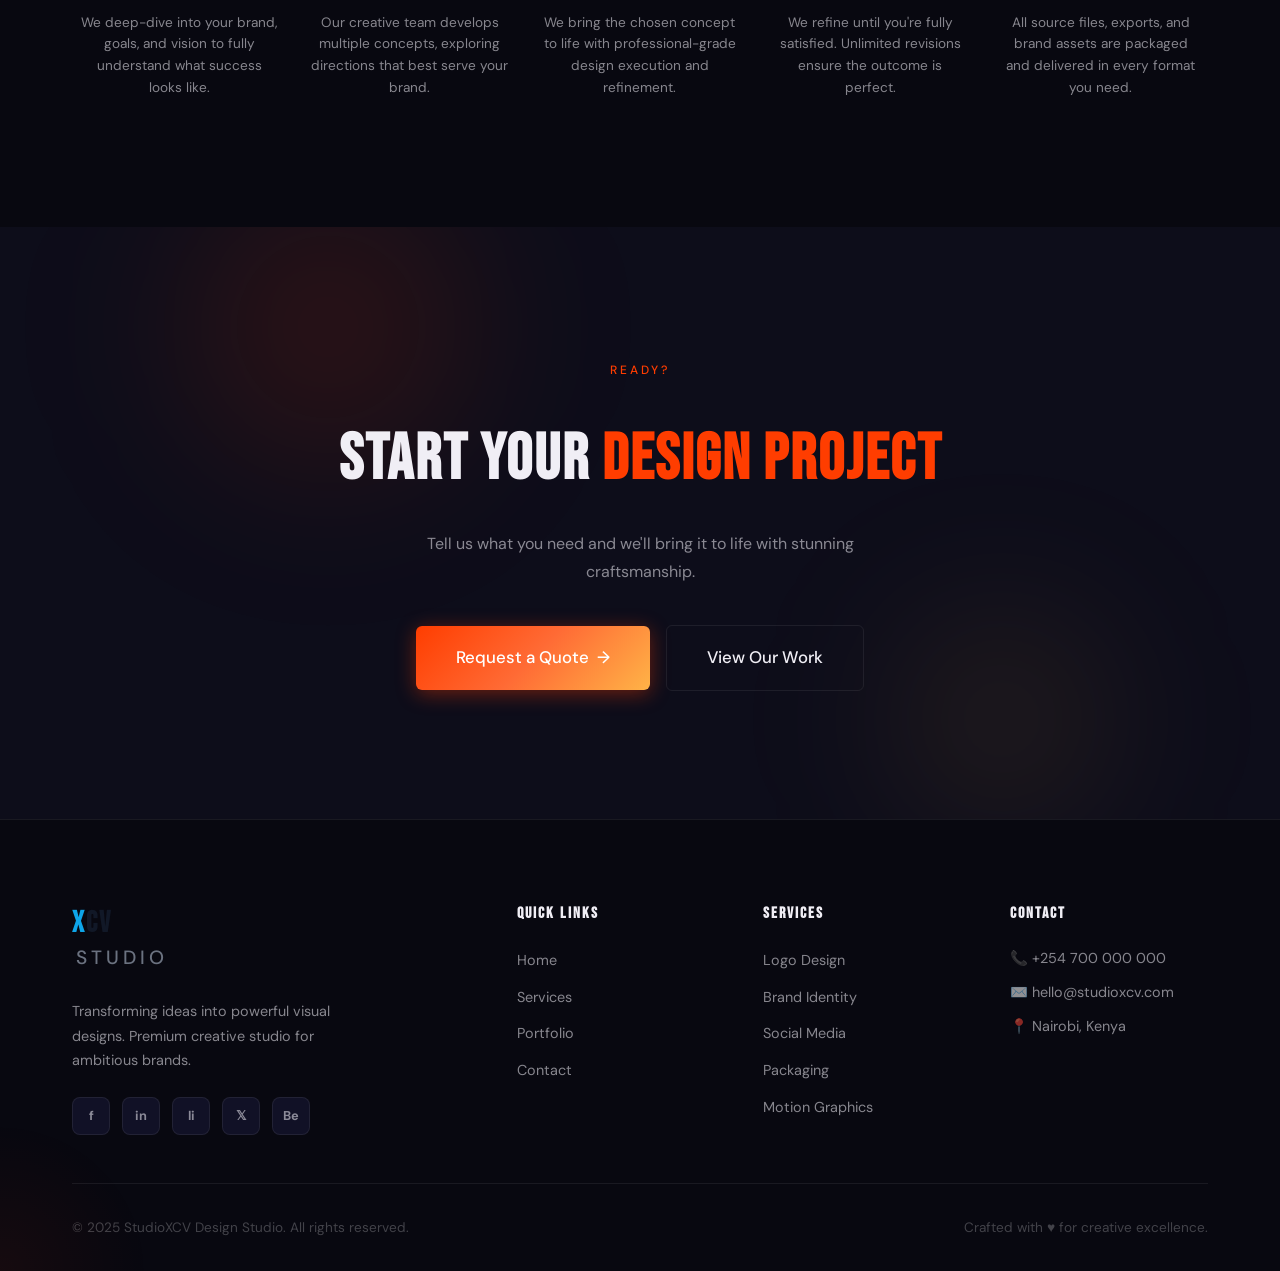
<file: services.html>
<!DOCTYPE html>
<html lang="en">
<head>
  <meta charset="UTF-8" />
  <meta name="viewport" content="width=device-width, initial-scale=1.0" />
  <meta name="description" content="StudioXCV Design Services – Logo Design, Branding, Social Media, Packaging, Motion Graphics and more." />
  <title>Services | StudioXCV Design Studio</title>
  <link rel="preconnect" href="https://fonts.googleapis.com" />
  <link rel="preconnect" href="https://fonts.gstatic.com" crossorigin />
  <link href="https://fonts.googleapis.com/css2?family=Bebas+Neue&family=DM+Sans:ital,wght@0,300;0,400;0,500;0,700;1,300&family=Playfair+Display:wght@700;900&display=swap" rel="stylesheet" />
  <link rel="stylesheet" href="css/style.css" />
  <link rel="stylesheet" href="css/services.css" />
</head>
<body>

  <!-- NAV -->
  <nav class="navbar" id="navbar">
    <div class="nav-container">
      <a href="index.html" class="nav-logo">
        <span class="logo-x">X</span><span class="logo-cv">CV</span><span class="logo-studio">Studio</span>
      </a>
      <ul class="nav-links" id="navLinks">
        <li><a href="index.html">Home</a></li>
        <li><a href="services.html" class="active">Services</a></li>
        <li><a href="portfolio.html">Portfolio</a></li>
        <li><a href="contact.html">Contact</a></li>
        <li><a href="contact.html" class="nav-cta">Get Started</a></li>
      </ul>
      <button class="hamburger" id="hamburger" aria-label="Toggle menu">
        <span></span><span></span><span></span>
      </button>
    </div>
  </nav>

  <!-- SERVICES HERO -->
  <section class="page-hero services-hero">
    <div class="ph-bg">
      <div class="ph-grid"></div>
      <div class="ph-orb ph-orb-1"></div>
      <div class="ph-orb ph-orb-2"></div>
    </div>
    <div class="container">
      <div class="ph-content">
        <span class="section-tag reveal">What We Offer</span>
        <h1 class="ph-title reveal">Creative <span class="accent">Services</span><br/>Built to Scale</h1>
        <p class="ph-sub reveal">From a single logo to a complete brand universe — we design with purpose, precision, and passion.</p>
      </div>
    </div>
  </section>

  <!-- SERVICES GRID -->
  <section class="services-main">
    <div class="container">
      <div class="services-grid">

        <div class="service-card reveal">
          <div class="sc-num">01</div>
          <div class="sc-icon-lg">◈</div>
          <h3>Logo Design</h3>
          <p>Memorable, versatile logos that capture your brand's essence and stand the test of time.</p>
          <ul class="sc-features">
            <li>Multiple concepts</li><li>Vector files</li><li>Unlimited revisions</li>
          </ul>
          <a href="contact.html" class="sc-link">Get a Quote →</a>
        </div>

        <div class="service-card reveal">
          <div class="sc-num">02</div>
          <div class="sc-icon-lg">✦</div>
          <h3>Brand Identity</h3>
          <p>Complete brand systems with guidelines, color palettes, typography, and visual assets.</p>
          <ul class="sc-features">
            <li>Brand guidelines</li><li>Style system</li><li>Asset library</li>
          </ul>
          <a href="contact.html" class="sc-link">Get a Quote →</a>
        </div>

        <div class="service-card reveal">
          <div class="sc-num">03</div>
          <div class="sc-icon-lg">▣</div>
          <h3>Social Media Design</h3>
          <p>Eye-catching social templates and campaigns that grow your audience and drive engagement.</p>
          <ul class="sc-features">
            <li>Post templates</li><li>Story designs</li><li>Cover art</li>
          </ul>
          <a href="contact.html" class="sc-link">Get a Quote →</a>
        </div>

        <div class="service-card reveal">
          <div class="sc-num">04</div>
          <div class="sc-icon-lg">◉</div>
          <h3>Poster Design</h3>
          <p>Bold, impactful posters for events, campaigns, and promotions that command attention.</p>
          <ul class="sc-features">
            <li>Print-ready</li><li>Digital formats</li><li>Custom sizes</li>
          </ul>
          <a href="contact.html" class="sc-link">Get a Quote →</a>
        </div>

        <div class="service-card reveal">
          <div class="sc-num">05</div>
          <div class="sc-icon-lg">⬡</div>
          <h3>Packaging Design</h3>
          <p>Shelf-stopping packaging that tells your brand story and drives purchase decisions.</p>
          <ul class="sc-features">
            <li>3D mockups</li><li>Dieline design</li><li>Print specs</li>
          </ul>
          <a href="contact.html" class="sc-link">Get a Quote →</a>
        </div>

        <div class="service-card reveal">
          <div class="sc-num">06</div>
          <div class="sc-icon-lg">⊞</div>
          <h3>Flyer Design</h3>
          <p>Attention-grabbing flyers for promotions, events, and marketing campaigns.</p>
          <ul class="sc-features">
            <li>Both sides</li><li>Multiple sizes</li><li>Fast delivery</li>
          </ul>
          <a href="contact.html" class="sc-link">Get a Quote →</a>
        </div>

        <div class="service-card reveal">
          <div class="sc-num">07</div>
          <div class="sc-icon-lg">⊡</div>
          <h3>Brochure Design</h3>
          <p>Professional brochures and catalogues that communicate your offerings with elegance.</p>
          <ul class="sc-features">
            <li>Multi-page</li><li>Print-ready PDF</li><li>Custom folds</li>
          </ul>
          <a href="contact.html" class="sc-link">Get a Quote →</a>
        </div>

        <div class="service-card reveal">
          <div class="sc-num">08</div>
          <div class="sc-icon-lg">▷</div>
          <h3>Motion Graphics</h3>
          <p>Animated logos, social content, and explainer videos that bring your brand to life.</p>
          <ul class="sc-features">
            <li>Logo animations</li><li>Social reels</li><li>Explainers</li>
          </ul>
          <a href="contact.html" class="sc-link">Get a Quote →</a>
        </div>

        <div class="service-card reveal">
          <div class="sc-num">09</div>
          <div class="sc-icon-lg">⊞</div>
          <h3>Business Cards</h3>
          <p>Sophisticated business card designs that make a lasting first impression.</p>
          <ul class="sc-features">
            <li>Standard & premium</li><li>Both sides</li><li>Multiple options</li>
          </ul>
          <a href="contact.html" class="sc-link">Get a Quote →</a>
        </div>

        <div class="service-card reveal">
          <div class="sc-num">10</div>
          <div class="sc-icon-lg">⊟</div>
          <h3>Banner Design</h3>
          <p>High-impact banners for digital advertising, trade shows, and outdoor marketing.</p>
          <ul class="sc-features">
            <li>Digital & print</li><li>All standard sizes</li><li>Quick turnaround</li>
          </ul>
          <a href="contact.html" class="sc-link">Get a Quote →</a>
        </div>

        <div class="service-card reveal">
          <div class="sc-num">11</div>
          <div class="sc-icon-lg">✧</div>
          <h3>Corporate Branding</h3>
          <p>Comprehensive corporate identity systems for established and growing businesses.</p>
          <ul class="sc-features">
            <li>Stationery set</li><li>Brand manual</li><li>Signage design</li>
          </ul>
          <a href="contact.html" class="sc-link">Get a Quote →</a>
        </div>

        <div class="service-card reveal">
          <div class="sc-num">12</div>
          <div class="sc-icon-lg">◇</div>
          <h3>Creative Consulting</h3>
          <p>Strategic creative direction and brand consulting to align your visual identity with business goals.</p>
          <ul class="sc-features">
            <li>Brand audit</li><li>Strategy sessions</li><li>Direction reports</li>
          </ul>
          <a href="contact.html" class="sc-link">Get a Quote →</a>
        </div>

      </div>
    </div>
  </section>

  <!-- PROCESS SECTION -->
  <section class="process-section">
    <div class="container">
      <div class="section-header reveal">
        <span class="section-tag">How We Work</span>
        <h2 class="section-title">Our <span class="accent">Creative Process</span></h2>
        <p class="section-sub">A proven workflow that delivers exceptional results every time.</p>
      </div>
      <div class="process-timeline">
        <div class="process-line"></div>
        <div class="process-step reveal">
          <div class="ps-number">01</div>
          <div class="ps-icon">💬</div>
          <h3>Consultation</h3>
          <p>We deep-dive into your brand, goals, and vision to fully understand what success looks like.</p>
        </div>
        <div class="process-step reveal">
          <div class="ps-number">02</div>
          <div class="ps-icon">🧠</div>
          <h3>Concept Development</h3>
          <p>Our creative team develops multiple concepts, exploring directions that best serve your brand.</p>
        </div>
        <div class="process-step reveal">
          <div class="ps-number">03</div>
          <div class="ps-icon">🎨</div>
          <h3>Design Creation</h3>
          <p>We bring the chosen concept to life with professional-grade design execution and refinement.</p>
        </div>
        <div class="process-step reveal">
          <div class="ps-number">04</div>
          <div class="ps-icon">🔄</div>
          <h3>Revisions</h3>
          <p>We refine until you're fully satisfied. Unlimited revisions ensure the outcome is perfect.</p>
        </div>
        <div class="process-step reveal">
          <div class="ps-number">05</div>
          <div class="ps-icon">🚀</div>
          <h3>Final Delivery</h3>
          <p>All source files, exports, and brand assets are packaged and delivered in every format you need.</p>
        </div>
      </div>
    </div>
  </section>

  <!-- CTA -->
  <section class="cta-section">
    <div class="cta-bg">
      <div class="cta-orb cta-orb-1"></div>
      <div class="cta-orb cta-orb-2"></div>
    </div>
    <div class="container">
      <div class="cta-content reveal">
        <span class="section-tag">Ready?</span>
        <h2>Start Your <span class="accent">Design Project</span></h2>
        <p>Tell us what you need and we'll bring it to life with stunning craftsmanship.</p>
        <div class="cta-buttons">
          <a href="contact.html" class="btn btn-primary btn-lg">Request a Quote <span class="btn-arrow">→</span></a>
          <a href="portfolio.html" class="btn btn-ghost btn-lg">View Our Work</a>
        </div>
      </div>
    </div>
  </section>

  <!-- FOOTER -->
  <footer class="footer">
    <div class="container">
      <div class="footer-grid">
        <div class="footer-brand">
          <a href="index.html" class="nav-logo footer-logo">
            <span class="logo-x">X</span><span class="logo-cv">CV</span><span class="logo-studio">Studio</span>
          </a>
          <p>Transforming ideas into powerful visual designs. Premium creative studio for ambitious brands.</p>
          <div class="social-links">
            <a href="#" class="social-icon" aria-label="Facebook">f</a>
            <a href="#" class="social-icon" aria-label="Instagram">in</a>
            <a href="#" class="social-icon" aria-label="LinkedIn">li</a>
            <a href="#" class="social-icon" aria-label="X/Twitter">𝕏</a>
            <a href="#" class="social-icon" aria-label="Behance">Be</a>
          </div>
        </div>
        <div class="footer-col">
          <h4>Quick Links</h4>
          <ul>
            <li><a href="index.html">Home</a></li>
            <li><a href="services.html">Services</a></li>
            <li><a href="portfolio.html">Portfolio</a></li>
            <li><a href="contact.html">Contact</a></li>
          </ul>
        </div>
        <div class="footer-col">
          <h4>Services</h4>
          <ul>
            <li><a href="services.html">Logo Design</a></li>
            <li><a href="services.html">Brand Identity</a></li>
            <li><a href="services.html">Social Media</a></li>
            <li><a href="services.html">Packaging</a></li>
            <li><a href="services.html">Motion Graphics</a></li>
          </ul>
        </div>
        <div class="footer-col">
          <h4>Contact</h4>
          <ul class="footer-contact">
            <li>📞 +254 700 000 000</li>
            <li>✉️ hello@studioxcv.com</li>
            <li>📍 Nairobi, Kenya</li>
          </ul>
        </div>
      </div>
      <div class="footer-bottom">
        <p>© 2025 StudioXCV Design Studio. All rights reserved.</p>
        <p>Crafted with ♥ for creative excellence.</p>
      </div>
    </div>
  </footer>

  <script src="js/script.js"></script>
  <script src="js/services.js"></script>
</body>
</html>
</file>
<file: css/style.css>
/* ============================================
   STUDIOXCV DESIGN STUDIO — MAIN STYLESHEET
   ============================================ */

@import url('https://fonts.googleapis.com/css2?family=Bebas+Neue&family=DM+Sans:ital,wght@0,300;0,400;0,500;0,700;1,300&family=Playfair+Display:wght@700;900&display=swap');

/* CSS VARIABLES */
:root {
  --clr-bg:        #080810;
  --clr-bg2:       #0d0d1a;
  --clr-surface:   #111126;
  --clr-glass:     rgba(255,255,255,0.03);
  --clr-border:    rgba(255,255,255,0.07);

  --clr-primary:   #FF3D00;
  --clr-secondary: #FF6B35;
  --clr-accent:    #FFB347;
  --clr-gold:      #FFC857;

  --clr-text:      #F0EEF5;
  --clr-muted:     rgba(240,238,245,0.55);
  --clr-dim:       rgba(240,238,245,0.25);

  --grad-fire:     linear-gradient(135deg, #FF3D00, #FF6B35, #FFB347);
  --grad-glow:     linear-gradient(135deg, rgba(255,61,0,0.15), rgba(255,107,53,0.08));

  --font-display:  'Bebas Neue', sans-serif;
  --font-serif:    'Playfair Display', serif;
  --font-body:     'DM Sans', sans-serif;

  --radius:        12px;
  --radius-lg:     20px;
  --transition:    0.35s cubic-bezier(0.4,0,0.2,1);
  --shadow:        0 8px 32px rgba(0,0,0,0.4);
  --glow:          0 0 40px rgba(255,61,0,0.3);
}

/* RESET */
*, *::before, *::after { box-sizing: border-box; margin: 0; padding: 0; }
html { scroll-behavior: smooth; font-size: 16px; }
body {
  background: var(--clr-bg);
  color: var(--clr-text);
  font-family: var(--font-body);
  line-height: 1.7;
  overflow-x: hidden;
}
a { text-decoration: none; color: inherit; }
ul { list-style: none; }
img { max-width: 100%; display: block; }

/* SCROLLBAR */
::-webkit-scrollbar { width: 4px; }
::-webkit-scrollbar-track { background: var(--clr-bg); }
::-webkit-scrollbar-thumb { background: var(--clr-primary); border-radius: 2px; }

/* CONTAINER */
.container { max-width: 1200px; margin: 0 auto; padding: 0 2rem; }

/* ============ BUTTONS ============ */
.btn {
  display: inline-flex; align-items: center; gap: 0.5rem;
  padding: 0.85rem 2rem; border-radius: 6px;
  font-family: var(--font-body); font-weight: 500; font-size: 0.95rem;
  cursor: pointer; border: none; transition: var(--transition);
  position: relative; overflow: hidden;
}
.btn::after {
  content: '';
  position: absolute; inset: 0;
  background: rgba(255,255,255,0.1);
  transform: translateX(-100%);
  transition: var(--transition);
}
.btn:hover::after { transform: translateX(0); }

.btn-primary {
  background: var(--grad-fire);
  color: #fff;
  box-shadow: 0 4px 20px rgba(255,61,0,0.4);
}
.btn-primary:hover { box-shadow: 0 8px 30px rgba(255,61,0,0.6); transform: translateY(-2px); }
.btn-ghost {
  background: transparent;
  color: var(--clr-text);
  border: 1px solid var(--clr-border);
}
.btn-ghost:hover { border-color: var(--clr-primary); color: var(--clr-primary); }
.btn-lg { padding: 1.1rem 2.5rem; font-size: 1.05rem; }
.btn-arrow { transition: transform 0.3s; }
.btn:hover .btn-arrow { transform: translateX(4px); }

/* ============ NAV ============ */
.navbar {
  position: fixed; top: 0; width: 100%; z-index: 1000;
  padding: 1.25rem 0;
  transition: all 0.4s ease;
}
.navbar.scrolled {
  background: rgba(8,8,16,0.92);
  backdrop-filter: blur(20px);
  border-bottom: 1px solid var(--clr-border);
  padding: 0.8rem 0;
}
.nav-container {
  max-width: 1200px; margin: 0 auto; padding: 0 2rem;
  display: flex; align-items: center; justify-content: space-between;
}
.nav-logo {
  font-family: var(--font-display);
  font-size: 1.6rem;
  letter-spacing: 2px;
}
.logo-x { color: var(--clr-primary); font-size: 1.9rem; }
.logo-cv { color: var(--clr-text); }
.logo-studio {
  font-family: var(--font-body);
  font-size: 0.6rem;
  font-weight: 300;
  letter-spacing: 4px;
  text-transform: uppercase;
  color: var(--clr-muted);
  display: block;
  margin-top: -6px;
}
.nav-links {
  display: flex; align-items: center; gap: 2.5rem;
}
.nav-links a {
  font-size: 0.9rem; font-weight: 400; letter-spacing: 0.5px;
  color: var(--clr-muted); transition: color 0.3s;
  position: relative;
}
.nav-links a::after {
  content: ''; position: absolute; bottom: -4px; left: 0;
  width: 0; height: 1px; background: var(--clr-primary);
  transition: width 0.3s;
}
.nav-links a:hover, .nav-links a.active { color: var(--clr-text); }
.nav-links a:hover::after, .nav-links a.active::after { width: 100%; }
.nav-cta {
  background: var(--grad-fire) !important;
  color: #fff !important;
  padding: 0.5rem 1.4rem;
  border-radius: 6px;
  font-weight: 500 !important;
}
.nav-cta::after { display: none; }
.hamburger {
  display: none; flex-direction: column; gap: 5px;
  background: none; border: none; cursor: pointer; padding: 4px;
}
.hamburger span {
  display: block; width: 24px; height: 2px;
  background: var(--clr-text); transition: var(--transition);
}
.hamburger.open span:nth-child(1) { transform: rotate(45deg) translate(5px,5px); }
.hamburger.open span:nth-child(2) { opacity: 0; }
.hamburger.open span:nth-child(3) { transform: rotate(-45deg) translate(5px,-5px); }
.navbar {
    background: #680101;
    padding: 15px 0;
    box-shadow: 0 2px 10px rgba(0,0,0,0.1);
}

.nav-container {
    width: 90%;
    max-width: 1200px;
    margin: auto;
    display: flex;
    justify-content: space-between;
    align-items: center;
}

.nav-logo {
    display: flex;
    align-items: center;
    text-decoration: none;
    gap: 8px;
}

.logo-img {
    width: 110px;
    height: 50px;
    object-fit: contain;
}

.logo-x {
    color: #0ea5e9;
    font-size: 1.8rem;
    font-weight: 700;
}

.logo-cv {
    color: #111827;
    font-size: 1.8rem;
    font-weight: 700;
}

.logo-studio {
    color: #6b7280;
    font-size: 1.2rem;
    font-weight: 500;
    margin-left: 4px;
}

.nav-menu {
    display: flex;
    list-style: none;
    gap: 30px;
}

.nav-menu a {
    text-decoration: none;
    color: #111827;
    font-weight: 500;
    transition: 0.3s;
}

.nav-menu a:hover {
    color: #0ea5e9;
}

/* ============ HERO ============ */
.hero {
  min-height: 100vh;
  display: grid; grid-template-columns: 1fr 1fr;
  align-items: center; gap: 4rem;
  padding: 8rem 4rem 4rem;
  max-width: 1400px; margin: 0 auto;
  position: relative; overflow: hidden;
}
.hero-bg {
  position: fixed; inset: 0; z-index: -1; pointer-events: none;
}
.hero-grid {
  position: absolute; inset: 0;
  background-image:
    linear-gradient(rgba(255,61,0,0.04) 1px, transparent 1px),
    linear-gradient(90deg, rgba(255,61,0,0.04) 1px, transparent 1px);
  background-size: 80px 80px;
}
.hero-orb {
  position: absolute; border-radius: 50%; filter: blur(80px);
}
.orb-1 {
  width: 500px; height: 500px;
  background: radial-gradient(circle, rgba(255,61,0,0.18), transparent 70%);
  top: -100px; right: 10%;
  animation: orbFloat 8s ease-in-out infinite;
}
.orb-2 {
  width: 350px; height: 350px;
  background: radial-gradient(circle, rgba(255,107,53,0.12), transparent 70%);
  bottom: 10%; left: 5%;
  animation: orbFloat 10s ease-in-out infinite reverse;
}
.orb-3 {
  width: 250px; height: 250px;
  background: radial-gradient(circle, rgba(255,179,71,0.1), transparent 70%);
  top: 50%; left: 40%;
  animation: orbFloat 12s ease-in-out infinite;
}
@keyframes orbFloat {
  0%, 100% { transform: translateY(0) scale(1); }
  50% { transform: translateY(-30px) scale(1.05); }
}

.hero-badge {
  display: inline-flex; align-items: center; gap: 0.5rem;
  background: var(--clr-glass);
  border: 1px solid var(--clr-border);
  padding: 0.4rem 1rem; border-radius: 50px;
  font-size: 0.8rem; letter-spacing: 1px; text-transform: uppercase;
  color: var(--clr-muted); margin-bottom: 1.5rem;
  backdrop-filter: blur(10px);
}
.badge-dot {
  width: 6px; height: 6px; background: var(--clr-primary); border-radius: 50%;
  animation: pulse 2s infinite;
}
@keyframes pulse {
  0%, 100% { opacity: 1; transform: scale(1); }
  50% { opacity: 0.5; transform: scale(1.5); }
}

.hero-title {
  font-family: var(--font-display);
  font-size: clamp(3rem, 5vw, 5.5rem);
  line-height: 1.05;
  letter-spacing: 2px;
  margin-bottom: 1.5rem;
  text-transform: uppercase;
}
.title-accent {
  -webkit-text-stroke: 2px var(--clr-primary);
  color: transparent;
}

.hero-desc {
  color: var(--clr-muted); font-size: 1.1rem;
  max-width: 440px; margin-bottom: 2rem;
  font-weight: 300;
}
.hero-cta { display: flex; gap: 1rem; margin-bottom: 3rem; flex-wrap: wrap; }
.hero-stats { display: flex; align-items: center; gap: 2rem; }
.stat { text-align: center; }
.stat-num { font-family: var(--font-display); font-size: 2rem; color: var(--clr-primary); }
.stat p { font-size: 0.75rem; color: var(--clr-dim); letter-spacing: 1px; text-transform: uppercase; margin-top: 2px; }
.stat-div { width: 1px; height: 40px; background: var(--clr-border); }

/* HERO VISUAL */
.hero-visual { display: flex; align-items: center; justify-content: center; }
.design-showcase {
  position: relative; width: 420px; height: 420px;
}
.showcase-center {
  position: absolute; top: 50%; left: 50%;
  transform: translate(-50%, -50%);
  width: 140px; height: 140px;
  background: var(--clr-surface);
  border: 1px solid var(--clr-border);
  border-radius: 50%;
  display: flex; align-items: center; justify-content: center;
  box-shadow: var(--glow);
}
.center-logo-ring {
  font-family: var(--font-display);
  font-size: 2rem; letter-spacing: 1px; text-align: center;
  line-height: 1;
}
.cl-x { color: var(--clr-primary); font-size: 2.4rem; }
.cl-cv { color: var(--clr-text); }

.showcase-card {
  position: absolute;
  background: var(--clr-glass);
  border: 1px solid var(--clr-border);
  border-radius: var(--radius);
  backdrop-filter: blur(16px);
  padding: 1rem 1.4rem;
  cursor: default;
  transition: all 0.3s ease;
}
.showcase-card:hover {
  background: rgba(255,61,0,0.1);
  border-color: rgba(255,61,0,0.4);
  transform: scale(1.08) !important;
}
.sc-inner { display: flex; align-items: center; gap: 0.6rem; }
.sc-icon {
  font-size: 1.2rem; color: var(--clr-primary);
  line-height: 1;
}
.showcase-card span { font-size: 0.8rem; font-weight: 500; white-space: nowrap; color: var(--clr-muted); }
.card-1 { top: 8%; left: 50%; transform: translateX(-50%); }
.card-2 { top: 25%; right: 0%; }
.card-3 { bottom: 25%; right: 0%; }
.card-4 { bottom: 8%; left: 50%; transform: translateX(-50%); }
.card-5 { top: 25%; left: 0%; }

.float-1 { animation: float1 5s ease-in-out infinite; }
.float-2 { animation: float2 6s ease-in-out infinite; }
.float-3 { animation: float3 7s ease-in-out infinite; }
@keyframes float1 {
  0%, 100% { transform: translateY(0) translateX(-50%); }
  50% { transform: translateY(-12px) translateX(-50%); }
}
@keyframes float2 {
  0%, 100% { transform: translateY(0); }
  50% { transform: translateY(-10px); }
}
@keyframes float3 {
  0%, 100% { transform: translateY(0); }
  50% { transform: translateY(10px); }
}
.line1 {
    color: #ffffff;
}

.line2 {
    color: #8b2b6f;
}

.line3 {
    color: #cbd5e1;
}

#typing-text::after {
    content: "|";
    animation: blink 0.7s infinite;
}

@keyframes blink {
    50% {
        opacity: 0;
    }
}

/* ============ TICKER ============ */
.ticker-wrap {
  background: var(--clr-primary);
  padding: 0.85rem 0;
  overflow: hidden;
}
.ticker {
  display: flex; gap: 3rem; align-items: center;
  animation: ticker 30s linear infinite;
  white-space: nowrap;
}
.ticker span {
  font-family: var(--font-display);
  font-size: 1rem; letter-spacing: 2px; text-transform: uppercase;
  color: rgba(255,255,255,0.9);
}
.ticker-dot { color: rgba(255,255,255,0.5) !important; font-size: 0.5rem !important; }
@keyframes ticker {
  0% { transform: translateX(0); }
  100% { transform: translateX(-50%); }
}

/* ============ SECTION COMMONS ============ */
.section-header { text-align: center; margin-bottom: 4rem; }
.section-tag {
  display: inline-block;
  font-size: 0.75rem; font-weight: 500; letter-spacing: 3px; text-transform: uppercase;
  color: var(--clr-primary); margin-bottom: 0.8rem;
}
.section-title {
  font-family: var(--font-display);
  font-size: clamp(2.2rem, 4vw, 3.5rem);
  letter-spacing: 2px; text-transform: uppercase; line-height: 1.1;
  margin-bottom: 1rem;
}
.section-sub { color: var(--clr-muted); max-width: 540px; margin: 0 auto; }
.accent { color: var(--clr-primary); }

/* ============ WHY US ============ */
.why-us {
  padding: 8rem 0;
  background: var(--clr-bg2);
}
.why-grid {
  display: grid; grid-template-columns: repeat(3, 1fr); gap: 1.5rem;
}
.why-card {
  background: var(--clr-glass);
  border: 1px solid var(--clr-border);
  border-radius: var(--radius-lg);
  padding: 2.5rem 2rem;
  transition: var(--transition);
  position: relative; overflow: hidden;
}
.why-card::before {
  content: ''; position: absolute;
  inset: 0; opacity: 0;
  background: var(--grad-glow);
  transition: opacity 0.4s;
}
.why-card:hover::before { opacity: 1; }
.why-card:hover { border-color: rgba(255,61,0,0.3); transform: translateY(-6px); box-shadow: var(--glow); }
.why-icon { font-size: 2.2rem; margin-bottom: 1.2rem; }
.why-card h3 { font-family: var(--font-display); font-size: 1.3rem; letter-spacing: 1px; text-transform: uppercase; margin-bottom: 0.7rem; }
.why-card p { color: var(--clr-muted); font-size: 0.9rem; line-height: 1.7; }

/* ============ SERVICES PREVIEW ============ */
.services-preview {
  padding: 8rem 0;
  overflow: hidden;
}
.services-scroll-wrap {
  overflow: hidden; margin: 0 -2rem;
  -webkit-mask: linear-gradient(90deg, transparent 0%, black 8%, black 92%, transparent 100%);
  mask: linear-gradient(90deg, transparent 0%, black 8%, black 92%, transparent 100%);
}
.services-scroll {
  display: flex; gap: 1.5rem;
  animation: scrollServices 20s linear infinite;
  padding: 2rem;
  width: max-content;
}
.services-scroll:hover { animation-play-state: paused; }
@keyframes scrollServices {
  0% { transform: translateX(0); }
  100% { transform: translateX(-50%); }
}
.srv-item {
  background: var(--clr-surface);
  border: 1px solid var(--clr-border);
  border-radius: var(--radius);
  padding: 1.8rem 2.2rem;
  min-width: 200px;
  transition: var(--transition);
  cursor: default;
}
.srv-item:hover { border-color: var(--clr-primary); background: rgba(255,61,0,0.08); }
.srv-num { font-family: var(--font-display); font-size: 1.1rem; color: var(--clr-primary); letter-spacing: 1px; }
.srv-item h4 { font-size: 1.05rem; font-weight: 500; margin-top: 0.5rem; }
.srv-cta { text-align: center; margin-top: 3rem; }

/* ============ STATS ============ */
.stats-section {
  padding: 7rem 0;
  background: var(--clr-bg2);
  position: relative; overflow: hidden;
}
.stats-bg { position: absolute; inset: 0; }
.stats-orb {
  position: absolute; top: 50%; left: 50%;
  transform: translate(-50%,-50%);
  width: 600px; height: 600px;
  background: radial-gradient(circle, rgba(255,61,0,0.1), transparent 65%);
}
.stats-grid {
  display: grid; grid-template-columns: repeat(4, 1fr); gap: 2rem;
  position: relative;
}
.stat-card {
  text-align: center;
  padding: 2.5rem 1rem;
  background: var(--clr-glass);
  border: 1px solid var(--clr-border);
  border-radius: var(--radius-lg);
  transition: var(--transition);
}
.stat-card:hover { border-color: var(--clr-primary); transform: translateY(-4px); }
.big-num {
  font-family: var(--font-display);
  font-size: 4rem; color: var(--clr-primary); line-height: 1;
}
.big-plus { font-family: var(--font-display); font-size: 2.5rem; color: var(--clr-secondary); }
.stat-card p { color: var(--clr-muted); font-size: 0.85rem; letter-spacing: 1px; text-transform: uppercase; margin-top: 0.7rem; }

/* ============ TESTIMONIALS ============ */
.testimonials { padding: 8rem 0; }
.testi-slider { overflow: hidden; margin: 0 -1rem; }
.testi-track {
  display: flex; gap: 2rem;
  padding: 1rem;
  transition: transform 0.6s cubic-bezier(0.4,0,0.2,1);
}
.testi-card {
  background: var(--clr-surface);
  border: 1px solid var(--clr-border);
  border-radius: var(--radius-lg);
  padding: 2.5rem;
  min-width: calc(50% - 1rem);
  flex-shrink: 0;
}
.testi-stars { color: var(--clr-gold); font-size: 1.1rem; margin-bottom: 1rem; letter-spacing: 4px; }
.testi-card p { color: var(--clr-muted); font-size: 1rem; font-style: italic; line-height: 1.8; margin-bottom: 1.8rem; }
.testi-author { display: flex; align-items: center; gap: 1rem; }
.author-avatar {
  width: 48px; height: 48px; border-radius: 50%;
  background: var(--grad-fire);
  display: flex; align-items: center; justify-content: center;
  font-weight: 700; font-size: 0.85rem; flex-shrink: 0;
}
.testi-author strong { display: block; font-weight: 600; }
.testi-author span { font-size: 0.8rem; color: var(--clr-muted); }
.testi-controls {
  display: flex; align-items: center; justify-content: center; gap: 1.5rem;
  margin-top: 2.5rem;
}
.testi-btn {
  width: 44px; height: 44px; border-radius: 50%;
  background: var(--clr-glass); border: 1px solid var(--clr-border);
  color: var(--clr-text); font-size: 1.1rem; cursor: pointer;
  transition: var(--transition);
  display: flex; align-items: center; justify-content: center;
}
.testi-btn:hover { background: var(--clr-primary); border-color: var(--clr-primary); }
.testi-dots { display: flex; gap: 0.5rem; }
.testi-dot {
  width: 8px; height: 8px; border-radius: 50%;
  background: var(--clr-border); cursor: pointer; transition: 0.3s;
}
.testi-dot.active { background: var(--clr-primary); width: 24px; border-radius: 4px; }

/* ============ CTA SECTION ============ */
.cta-section {
  padding: 8rem 0;
  background: var(--clr-bg2);
  text-align: center;
  position: relative; overflow: hidden;
}
.cta-bg { position: absolute; inset: 0; pointer-events: none; }
.cta-orb {
  position: absolute; border-radius: 50%; filter: blur(80px);
}
.cta-orb-1 {
  width: 400px; height: 400px;
  background: radial-gradient(circle, rgba(255,61,0,0.2), transparent 70%);
  top: -100px; left: 10%;
  animation: orbFloat 8s infinite;
}
.cta-orb-2 {
  width: 300px; height: 300px;
  background: radial-gradient(circle, rgba(255,179,71,0.15), transparent 70%);
  bottom: -50px; right: 10%;
  animation: orbFloat 10s infinite reverse;
}
.cta-content { position: relative; }
.cta-content h2 {
  font-family: var(--font-display);
  font-size: clamp(2.5rem, 5vw, 4.5rem);
  letter-spacing: 2px; text-transform: uppercase;
  margin: 0.8rem 0 1rem;
}
.cta-content p { color: var(--clr-muted); max-width: 500px; margin: 0 auto 2.5rem; }
.cta-buttons { display: flex; align-items: center; justify-content: center; gap: 1rem; flex-wrap: wrap; }

/* ============ FOOTER ============ */
.footer {
  background: var(--clr-bg);
  border-top: 1px solid var(--clr-border);
  padding: 5rem 0 2rem;
}
.footer-grid {
  display: grid; grid-template-columns: 2fr 1fr 1fr 1fr; gap: 3rem;
  margin-bottom: 3rem;
}
.footer-brand p { color: var(--clr-muted); font-size: 0.9rem; margin: 1rem 0 1.5rem; max-width: 280px; }
.footer-logo { display: inline-block; margin-bottom: 0.5rem; }
.social-links { display: flex; gap: 0.75rem; }
.social-icon {
  width: 38px; height: 38px; border-radius: 8px;
  background: var(--clr-surface); border: 1px solid var(--clr-border);
  display: flex; align-items: center; justify-content: center;
  font-size: 0.8rem; font-weight: 700; color: var(--clr-muted);
  transition: var(--transition);
}
.social-icon:hover { background: var(--clr-primary); border-color: var(--clr-primary); color: #fff; }
.footer-col h4 {
  font-family: var(--font-display); font-size: 1rem;
  letter-spacing: 2px; text-transform: uppercase;
  margin-bottom: 1.2rem; color: var(--clr-text);
}
.footer-col ul li { margin-bottom: 0.6rem; }
.footer-col ul a { color: var(--clr-muted); font-size: 0.9rem; transition: color 0.3s; }
.footer-col ul a:hover { color: var(--clr-primary); }
.footer-contact li { color: var(--clr-muted); font-size: 0.9rem; margin-bottom: 0.6rem; }
.footer-bottom {
  border-top: 1px solid var(--clr-border);
  padding-top: 2rem;
  display: flex; align-items: center; justify-content: space-between;
  flex-wrap: wrap; gap: 1rem;
}
.footer-bottom p { color: var(--clr-dim); font-size: 0.85rem; }

/* ============ SCROLL REVEAL ============ */
.reveal {
  opacity: 0; transform: translateY(30px);
  transition: opacity 0.7s ease, transform 0.7s ease;
}
.reveal.visible { opacity: 1; transform: translateY(0); }

/* ============ RESPONSIVE ============ */
@media (max-width: 1024px) {
  .hero { grid-template-columns: 1fr; padding: 6rem 2rem 4rem; text-align: center; }
  .hero-desc, .hero-stats { margin-left: auto; margin-right: auto; }
  .hero-cta { justify-content: center; }
  .hero-stats { justify-content: center; }
  .hero-visual { display: none; }
  .why-grid { grid-template-columns: repeat(2, 1fr); }
  .stats-grid { grid-template-columns: repeat(2, 1fr); }
  .footer-grid { grid-template-columns: 1fr 1fr; }
}

@media (max-width: 768px) {
  .nav-links {
    position: fixed; top: 0; right: -100%; width: 75vw; height: 100vh;
    background: rgba(8,8,16,0.98); backdrop-filter: blur(20px);
    flex-direction: column; align-items: flex-start;
    padding: 6rem 2rem 2rem;
    gap: 1.5rem; transition: right 0.4s ease;
    border-left: 1px solid var(--clr-border);
  }
  .nav-links.open { right: 0; }
  .nav-links a { font-size: 1.1rem; }
  .hamburger { display: flex; }
  .why-grid { grid-template-columns: 1fr; }
  .stats-grid { grid-template-columns: repeat(2, 1fr); }
  .testi-card { min-width: calc(100%); }
  .footer-grid { grid-template-columns: 1fr; gap: 2rem; }
  .footer-bottom { flex-direction: column; text-align: center; }
}

@media (max-width: 480px) {
  .stats-grid { grid-template-columns: 1fr 1fr; }
  .section-title { font-size: 2rem; }
  .hero-title { font-size: 2.8rem; }
}
</file>
<file: css/contact.css>
/* ============================================
   STUDIOXCV — CONTACT PAGE STYLES
   ============================================ */

.contact-section { padding: 6rem 0 8rem; }

.contact-grid {
  display: grid; grid-template-columns: 1.4fr 1fr; gap: 4rem;
  align-items: start;
}

/* FORM */
.form-title {
  font-family: var(--font-display);
  font-size: 2.2rem; letter-spacing: 2px; text-transform: uppercase;
  margin-bottom: 0.5rem;
}
.form-sub { color: var(--clr-muted); margin-bottom: 2.5rem; }

.contact-form { display: flex; flex-direction: column; gap: 1.5rem; }
.form-row { display: grid; grid-template-columns: 1fr 1fr; gap: 1.5rem; }
.form-group { display: flex; flex-direction: column; gap: 0.5rem; }
.form-group.full { grid-column: span 2; }

label {
  font-size: 0.82rem; font-weight: 500; letter-spacing: 0.5px;
  color: var(--clr-muted); text-transform: uppercase;
}

input, select, textarea {
  background: var(--clr-glass);
  border: 1px solid var(--clr-border);
  border-radius: var(--radius);
  padding: 0.85rem 1.2rem;
  color: var(--clr-text);
  font-family: var(--font-body); font-size: 0.95rem;
  transition: border-color 0.3s, box-shadow 0.3s;
  outline: none;
  width: 100%;
}
input::placeholder, textarea::placeholder { color: var(--clr-dim); }
input:focus, select:focus, textarea:focus {
  border-color: var(--clr-primary);
  box-shadow: 0 0 0 3px rgba(255,61,0,0.1);
}
input.error, select.error, textarea.error {
  border-color: #ff4d4d;
}
select {
  cursor: pointer; appearance: none;
  background-image: url("data:image/svg+xml,%3Csvg xmlns='http://www.w3.org/2000/svg' width='12' height='8' fill='none'%3E%3Cpath d='M1 1l5 5 5-5' stroke='rgba(240,238,245,0.4)' stroke-width='1.5'/%3E%3C/svg%3E");
  background-repeat: no-repeat;
  background-position: right 1.2rem center;
}
select option { background: var(--clr-surface); }
textarea { resize: vertical; min-height: 140px; }

.form-error { font-size: 0.78rem; color: #ff6b6b; min-height: 1em; }

.form-submit { align-self: flex-start; }

.form-success {
  display: none; text-align: center; padding: 3rem 2rem;
  background: var(--clr-glass); border: 1px solid rgba(255,61,0,0.3);
  border-radius: var(--radius-lg);
}
.form-success.visible { display: block; }
.success-icon {
  width: 64px; height: 64px; border-radius: 50%;
  background: var(--grad-fire);
  display: flex; align-items: center; justify-content: center;
  font-size: 1.6rem; font-weight: 700; margin: 0 auto 1.2rem;
}
.form-success h3 { font-family: var(--font-display); font-size: 2rem; letter-spacing: 2px; text-transform: uppercase; margin-bottom: 0.5rem; }
.form-success p { color: var(--clr-muted); }

/* CONTACT INFO */
.contact-info { display: flex; flex-direction: column; gap: 1.2rem; }

.info-card {
  background: var(--clr-glass); border: 1px solid var(--clr-border);
  border-radius: var(--radius); padding: 1.5rem;
  display: flex; align-items: flex-start; gap: 1.2rem;
  transition: var(--transition);
}
.info-card:hover { border-color: rgba(255,61,0,0.3); }
.info-icon { font-size: 1.5rem; flex-shrink: 0; }
.info-card h4 {
  font-size: 0.8rem; letter-spacing: 2px; text-transform: uppercase;
  color: var(--clr-primary); margin-bottom: 0.3rem;
}
.info-card a, .info-card p { color: var(--clr-muted); font-size: 0.9rem; line-height: 1.6; }
.info-card a:hover { color: var(--clr-primary); }

/* SOCIAL LIST */
.contact-social {
  background: var(--clr-glass); border: 1px solid var(--clr-border);
  border-radius: var(--radius-lg); padding: 1.8rem;
}
.contact-social h4 {
  font-family: var(--font-display); font-size: 1rem; letter-spacing: 2px; text-transform: uppercase;
  margin-bottom: 1.2rem;
}
.social-list { display: flex; flex-direction: column; gap: 0.8rem; }
.social-item {
  display: flex; align-items: center; gap: 1rem;
  padding: 0.7rem;
  border-radius: 8px;
  transition: background 0.3s;
}
.social-item:hover { background: rgba(255,61,0,0.08); }
.soc-icon {
  width: 38px; height: 38px; border-radius: 8px;
  background: var(--clr-surface); border: 1px solid var(--clr-border);
  display: flex; align-items: center; justify-content: center;
  font-size: 0.8rem; font-weight: 700; color: var(--clr-primary);
  flex-shrink: 0;
}
.social-item strong { display: block; font-size: 0.9rem; }
.social-item small { color: var(--clr-dim); font-size: 0.78rem; }

/* MAP */
.map-section { margin-top: 5rem; }
.map-title {
  font-family: var(--font-display);
  font-size: 2rem; letter-spacing: 2px; text-transform: uppercase;
  margin-bottom: 1.5rem;
}
.map-placeholder {
  background: var(--clr-surface); border: 1px solid var(--clr-border);
  border-radius: var(--radius-lg);
  height: 360px;
  display: flex; align-items: center; justify-content: center;
  overflow: hidden; position: relative;
  background-image:
    linear-gradient(rgba(255,61,0,0.03) 1px, transparent 1px),
    linear-gradient(90deg, rgba(255,61,0,0.03) 1px, transparent 1px);
  background-size: 40px 40px;
}
.map-inner { text-align: center; }
.map-pin { font-size: 3rem; margin-bottom: 1rem; animation: mapPulse 2s infinite; }
@keyframes mapPulse {
  0%, 100% { transform: translateY(0); }
  50% { transform: translateY(-8px); }
}
.map-inner p { color: var(--clr-muted); margin-bottom: 1.5rem; }

/* RESPONSIVE */
@media (max-width: 900px) {
  .contact-grid { grid-template-columns: 1fr; }
  .form-row { grid-template-columns: 1fr; }
  .form-group.full { grid-column: span 1; }
}
@media (max-width: 480px) {
  .form-submit { width: 100%; justify-content: center; }
}
</file>
<file: css/portfolio.css>
/* ============================================
   STUDIOXCV — PORTFOLIO PAGE STYLES
   ============================================ */

/* FILTER BAR */
.portfolio-section { padding: 5rem 0 8rem; }
.filter-bar {
  display: flex; flex-wrap: wrap; gap: 0.75rem;
  margin-bottom: 3.5rem; justify-content: center;
}
.filter-btn {
  background: var(--clr-glass);
  border: 1px solid var(--clr-border);
  color: var(--clr-muted);
  padding: 0.55rem 1.4rem;
  border-radius: 50px;
  font-family: var(--font-body); font-size: 0.85rem; font-weight: 500;
  cursor: pointer; transition: var(--transition);
  letter-spacing: 0.5px;
}
.filter-btn:hover, .filter-btn.active {
  background: var(--clr-primary);
  border-color: var(--clr-primary);
  color: #fff; box-shadow: 0 4px 16px rgba(255,61,0,0.35);
}

/* PORTFOLIO GRID */
.portfolio-grid {
  display: grid;
  grid-template-columns: repeat(3, 1fr);
  gap: 1.5rem;
}
.port-item { transition: opacity 0.4s, transform 0.4s; }
.port-item.hidden { opacity: 0; transform: scale(0.95); pointer-events: none; display: none; }
.port-featured { grid-column: span 2; }

.port-card {
  position: relative; border-radius: var(--radius-lg);
  overflow: hidden; cursor: pointer;
  background: var(--clr-surface);
  border: 1px solid var(--clr-border);
  aspect-ratio: 4/3;
}
.port-featured .port-card { aspect-ratio: 16/7; }

.port-thumb {
  width: 100%; height: 100%;
  display: flex; align-items: center; justify-content: center;
  transition: transform 0.6s ease;
}
.port-card:hover .port-thumb { transform: scale(1.06); }

/* THUMB BACKGROUNDS */
.logo-thumb-1    { background: linear-gradient(135deg, #0f0f1e, #1a1a35); }
.logo-thumb-2    { background: linear-gradient(135deg, #1a0f0f, #2d1515); }
.branding-thumb-1{ background: linear-gradient(135deg, #100a14, #1e0f1e); }
.branding-thumb-2{ background: linear-gradient(135deg, #0a0f1a, #0f1e2d); }
.social-thumb-1  { background: linear-gradient(135deg, #0a1a14, #0f2d1e); }
.packaging-thumb-1{background: linear-gradient(135deg, #1a1200, #2d2000); }
.packaging-thumb-2{background: linear-gradient(135deg, #14001a, #200028); }
.print-thumb-1   { background: linear-gradient(135deg, #1a1400, #2d2400); }
.marketing-thumb-1{background: linear-gradient(135deg, #0a001a, #100028); }

/* MOCK ELEMENTS (CSS-drawn portfolio items) */
.port-mock { display: flex; align-items: center; justify-content: center; width: 100%; height: 100%; }

.mock-logo {
  font-family: var(--font-display);
  font-size: 2.2rem; letter-spacing: 4px;
  color: var(--clr-primary);
  display: flex; align-items: center; gap: 0.5rem;
  text-transform: uppercase;
}
.mock-logo span { color: var(--clr-text); font-size: 2rem; }

.mock-brand { text-align: center; }
.mb-logo {
  font-family: var(--font-display);
  font-size: 1.8rem; letter-spacing: 3px; color: var(--clr-primary);
  margin-bottom: 1rem; text-transform: uppercase;
}
.mb-colors { display: flex; gap: 8px; justify-content: center; }
.mb-colors span { width: 36px; height: 36px; border-radius: 50%; }

.social-mock { padding: 1rem; }
.sm-post {
  background: rgba(255,255,255,0.05);
  border: 1px solid rgba(255,255,255,0.1);
  border-radius: 12px;
  padding: 1.2rem 1.5rem;
  min-width: 160px;
}
.sm-header { font-size: 0.75rem; color: var(--clr-muted); margin-bottom: 0.8rem; }
.sm-body { font-family: var(--font-display); font-size: 1.4rem; letter-spacing: 1px; line-height: 1.3; color: var(--clr-text); }
.sm-body b { color: var(--clr-primary); }

.mock-pkg { display: flex; align-items: center; justify-content: center; }
.pkg-box {
  width: 120px; height: 160px;
  background: linear-gradient(135deg, #2d2000, #4a3600);
  border-radius: 8px;
  display: flex; flex-direction: column; align-items: center; justify-content: center;
  gap: 0.3rem;
  box-shadow: 8px 8px 24px rgba(0,0,0,0.5), -2px -2px 8px rgba(255,179,71,0.1);
}
.pkg-box span { font-family: var(--font-display); font-size: 1.4rem; letter-spacing: 4px; color: var(--clr-gold); }
.pkg-box small { font-size: 0.55rem; letter-spacing: 3px; color: var(--clr-dim); text-transform: uppercase; }

.mock-poster { text-align: center; }
.mp-line { width: 80px; height: 2px; background: var(--clr-primary); margin: 0.5rem auto; }
.mock-poster span { display: block; font-size: 0.75rem; letter-spacing: 4px; color: var(--clr-muted); }
.mock-poster b { display: block; font-family: var(--font-display); font-size: 2rem; letter-spacing: 3px; color: var(--clr-text); }

.mock-flyer {
  background: linear-gradient(135deg, rgba(255,61,0,0.2), rgba(255,107,53,0.1));
  border: 1px solid rgba(255,61,0,0.3);
  border-radius: 8px; padding: 1.5rem 2rem; text-align: center;
}
.mf-header { font-family: var(--font-display); font-size: 1.4rem; letter-spacing: 2px; color: var(--clr-text); }
.mf-date { font-family: var(--font-display); font-size: 2.5rem; color: var(--clr-primary); margin-top: 0.5rem; }

/* OVERLAY */
.port-overlay {
  position: absolute; inset: 0;
  background: linear-gradient(to top, rgba(8,8,16,0.95) 0%, rgba(8,8,16,0.5) 50%, transparent 100%);
  display: flex; flex-direction: column; justify-content: flex-end;
  padding: 2rem;
  opacity: 0; transition: opacity 0.4s;
}
.port-card:hover .port-overlay { opacity: 1; }
.port-cat {
  font-size: 0.72rem; letter-spacing: 2px; text-transform: uppercase;
  color: var(--clr-primary); margin-bottom: 0.4rem;
}
.port-overlay h4 {
  font-family: var(--font-display);
  font-size: 1.2rem; letter-spacing: 1px; text-transform: uppercase;
  margin-bottom: 1rem;
}
.port-view {
  background: var(--grad-fire);
  border: none; color: #fff;
  padding: 0.55rem 1.4rem; border-radius: 6px;
  font-family: var(--font-body); font-size: 0.85rem; font-weight: 500;
  cursor: pointer; width: fit-content; transition: var(--transition);
}
.port-view:hover { box-shadow: 0 4px 16px rgba(255,61,0,0.5); transform: translateY(-2px); }

/* LIGHTBOX */
.lightbox {
  position: fixed; inset: 0; z-index: 2000;
  display: none; align-items: center; justify-content: center;
}
.lightbox.open { display: flex; }
.lightbox-overlay {
  position: absolute; inset: 0;
  background: rgba(0,0,0,0.92); backdrop-filter: blur(10px);
}
.lightbox-content {
  position: relative; z-index: 1;
  max-width: 800px; width: 90vw;
  background: var(--clr-surface);
  border: 1px solid var(--clr-border);
  border-radius: var(--radius-lg);
  overflow: hidden;
  animation: lbIn 0.35s cubic-bezier(0.4,0,0.2,1);
}
@keyframes lbIn {
  from { opacity: 0; transform: scale(0.92); }
  to   { opacity: 1; transform: scale(1); }
}
.lb-close {
  position: absolute; top: 1rem; right: 1rem; z-index: 2;
  background: var(--clr-glass); border: 1px solid var(--clr-border);
  color: var(--clr-text); width: 40px; height: 40px; border-radius: 50%;
  font-size: 1rem; cursor: pointer; transition: var(--transition);
  display: flex; align-items: center; justify-content: center;
}
.lb-close:hover { background: var(--clr-primary); border-color: var(--clr-primary); }
.lb-prev, .lb-next {
  position: absolute; top: 50%; z-index: 2;
  background: var(--clr-glass); border: 1px solid var(--clr-border);
  color: var(--clr-text); width: 44px; height: 44px; border-radius: 50%;
  font-size: 1.2rem; cursor: pointer; transition: var(--transition);
  display: flex; align-items: center; justify-content: center;
  transform: translateY(-50%);
}
.lb-prev { left: 1rem; }
.lb-next { right: 1rem; }
.lb-prev:hover, .lb-next:hover { background: var(--clr-primary); border-color: var(--clr-primary); }
.lb-body { padding: 3rem; min-height: 300px; }
.lb-body h3 { font-family: var(--font-display); font-size: 1.8rem; letter-spacing: 2px; text-transform: uppercase; margin-bottom: 0.5rem; }
.lb-body .lb-cat { font-size: 0.8rem; letter-spacing: 2px; text-transform: uppercase; color: var(--clr-primary); margin-bottom: 1.5rem; display: block; }
.lb-body p { color: var(--clr-muted); line-height: 1.7; margin-bottom: 1.5rem; }
.lb-tags { display: flex; gap: 0.5rem; flex-wrap: wrap; }
.lb-tag {
  background: var(--clr-glass); border: 1px solid var(--clr-border);
  padding: 0.3rem 0.8rem; border-radius: 4px; font-size: 0.78rem; color: var(--clr-muted);
}
.lb-preview {
  width: 100%; height: 200px;
  border-radius: var(--radius);
  margin-bottom: 1.5rem;
  display: flex; align-items: center; justify-content: center;
  font-family: var(--font-display); font-size: 1.5rem; letter-spacing: 3px;
}

/* RESPONSIVE */
@media (max-width: 900px) {
  .portfolio-grid { grid-template-columns: repeat(2, 1fr); }
  .port-featured { grid-column: span 2; }
}
@media (max-width: 580px) {
  .portfolio-grid { grid-template-columns: 1fr; }
  .port-featured { grid-column: span 1; }
  .port-overlay { opacity: 1; }
}
</file>
<file: css/services.css>
/* ============================================
   STUDIOXCV — SERVICES PAGE STYLES
   ============================================ */

/* PAGE HERO */
.page-hero {
  min-height: 55vh;
  display: flex; align-items: center;
  padding-top: 6rem;
  position: relative; overflow: hidden;
}
.ph-bg { position: absolute; inset: 0; }
.ph-grid {
  position: absolute; inset: 0;
  background-image:
    linear-gradient(rgba(255,61,0,0.04) 1px, transparent 1px),
    linear-gradient(90deg, rgba(255,61,0,0.04) 1px, transparent 1px);
  background-size: 80px 80px;
}
.ph-orb {
  position: absolute; border-radius: 50%; filter: blur(80px); pointer-events: none;
}
.ph-orb-1 {
  width: 500px; height: 500px;
  background: radial-gradient(circle, rgba(255,61,0,0.15), transparent 70%);
  top: -150px; right: -50px;
  animation: orbFloat 9s ease-in-out infinite;
}
.ph-orb-2 {
  width: 300px; height: 300px;
  background: radial-gradient(circle, rgba(255,179,71,0.1), transparent 70%);
  bottom: -100px; left: 10%;
  animation: orbFloat 12s ease-in-out infinite reverse;
}
.ph-content { position: relative; max-width: 700px; }
.ph-title {
  font-family: var(--font-display);
  font-size: clamp(3rem, 6vw, 6rem);
  letter-spacing: 3px; text-transform: uppercase;
  line-height: 1.0; margin: 0.8rem 0 1.2rem;
}
.ph-sub { color: var(--clr-muted); font-size: 1.1rem; max-width: 500px; }

/* SERVICES GRID */
.services-main { padding: 8rem 0; background: var(--clr-bg2); }
.services-grid {
  display: grid; grid-template-columns: repeat(3, 1fr); gap: 1.5rem;
}

.service-card {
  background: var(--clr-glass);
  border: 1px solid var(--clr-border);
  border-radius: var(--radius-lg);
  padding: 2.5rem 2rem;
  transition: var(--transition);
  position: relative; overflow: hidden;
  display: flex; flex-direction: column;
}
.service-card::before {
  content: ''; position: absolute; inset: 0; opacity: 0;
  background: var(--grad-glow); transition: opacity 0.4s;
}
.service-card:hover {
  transform: translateY(-8px);
  border-color: rgba(255,61,0,0.35);
  box-shadow: 0 20px 60px rgba(255,61,0,0.15);
}
.service-card:hover::before { opacity: 1; }

.sc-num {
  font-family: var(--font-display);
  font-size: 0.85rem; letter-spacing: 2px;
  color: var(--clr-dim); margin-bottom: 1.2rem;
}
.sc-icon-lg {
  font-size: 2rem; color: var(--clr-primary);
  margin-bottom: 1rem; line-height: 1;
}
.service-card h3 {
  font-family: var(--font-display);
  font-size: 1.4rem; letter-spacing: 1px; text-transform: uppercase;
  margin-bottom: 0.8rem;
}
.service-card p {
  color: var(--clr-muted); font-size: 0.9rem; line-height: 1.7;
  margin-bottom: 1.5rem;
}
.sc-features {
  list-style: none; margin-bottom: 1.8rem; flex: 1;
}
.sc-features li {
  font-size: 0.82rem; color: var(--clr-dim);
  padding: 0.3rem 0;
  border-bottom: 1px solid var(--clr-border);
  display: flex; align-items: center; gap: 0.5rem;
}
.sc-features li::before {
  content: '✓'; color: var(--clr-primary); font-weight: 700; font-size: 0.75rem;
}
.sc-link {
  color: var(--clr-primary); font-size: 0.9rem; font-weight: 500;
  transition: gap 0.3s; letter-spacing: 0.5px;
  display: inline-flex; align-items: center; gap: 0.3rem;
  margin-top: auto;
}
.sc-link:hover { gap: 0.7rem; }

/* PROCESS SECTION */
.process-section {
  padding: 8rem 0;
  background: var(--clr-bg);
}
.process-timeline {
  display: grid; grid-template-columns: repeat(5, 1fr); gap: 1rem;
  position: relative; margin-top: 4rem;
}
.process-line {
  position: absolute;
  top: 80px; left: 10%; right: 10%; height: 1px;
  background: linear-gradient(90deg, transparent, var(--clr-primary), var(--clr-accent), var(--clr-primary), transparent);
  z-index: 0;
}
.process-step {
  text-align: center; position: relative; z-index: 1;
  padding: 0 0.5rem;
}
.ps-number {
  font-family: var(--font-display);
  font-size: 0.8rem; letter-spacing: 2px; color: var(--clr-dim);
  margin-bottom: 0.5rem;
}
.ps-icon {
  width: 72px; height: 72px; border-radius: 50%;
  background: var(--clr-surface); border: 1px solid var(--clr-border);
  font-size: 1.8rem;
  display: flex; align-items: center; justify-content: center;
  margin: 0 auto 1.5rem;
  transition: var(--transition);
  box-shadow: 0 0 0 0 rgba(255,61,0,0);
}
.process-step:hover .ps-icon {
  border-color: var(--clr-primary);
  box-shadow: 0 0 0 8px rgba(255,61,0,0.1);
  transform: scale(1.1);
}
.process-step h3 {
  font-family: var(--font-display);
  font-size: 1.1rem; letter-spacing: 1px; text-transform: uppercase;
  margin-bottom: 0.8rem;
}
.process-step p { color: var(--clr-muted); font-size: 0.85rem; line-height: 1.6; }

/* RESPONSIVE */
@media (max-width: 1024px) {
  .services-grid { grid-template-columns: repeat(2, 1fr); }
  .process-timeline { grid-template-columns: repeat(3, 1fr); }
  .process-line { display: none; }
}
@media (max-width: 640px) {
  .services-grid { grid-template-columns: 1fr; }
  .process-timeline { grid-template-columns: 1fr; }
}
</file>
